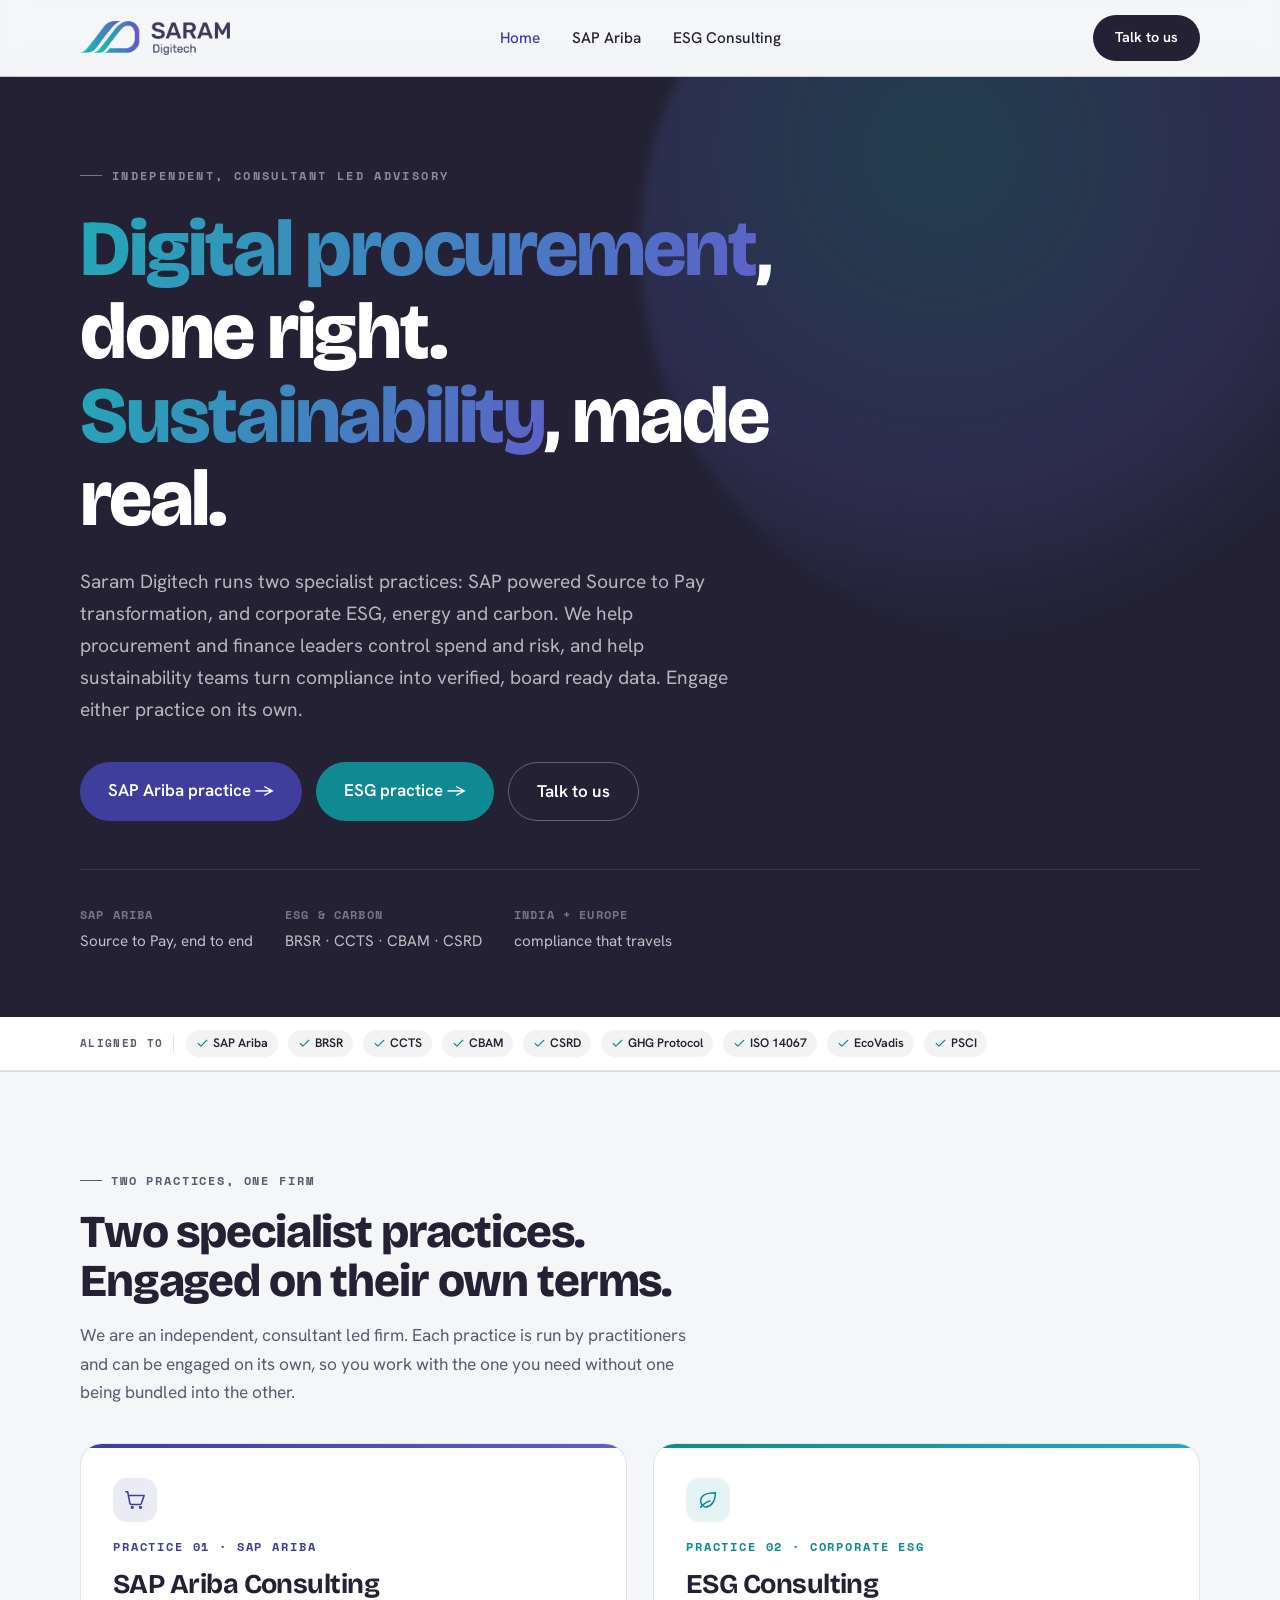
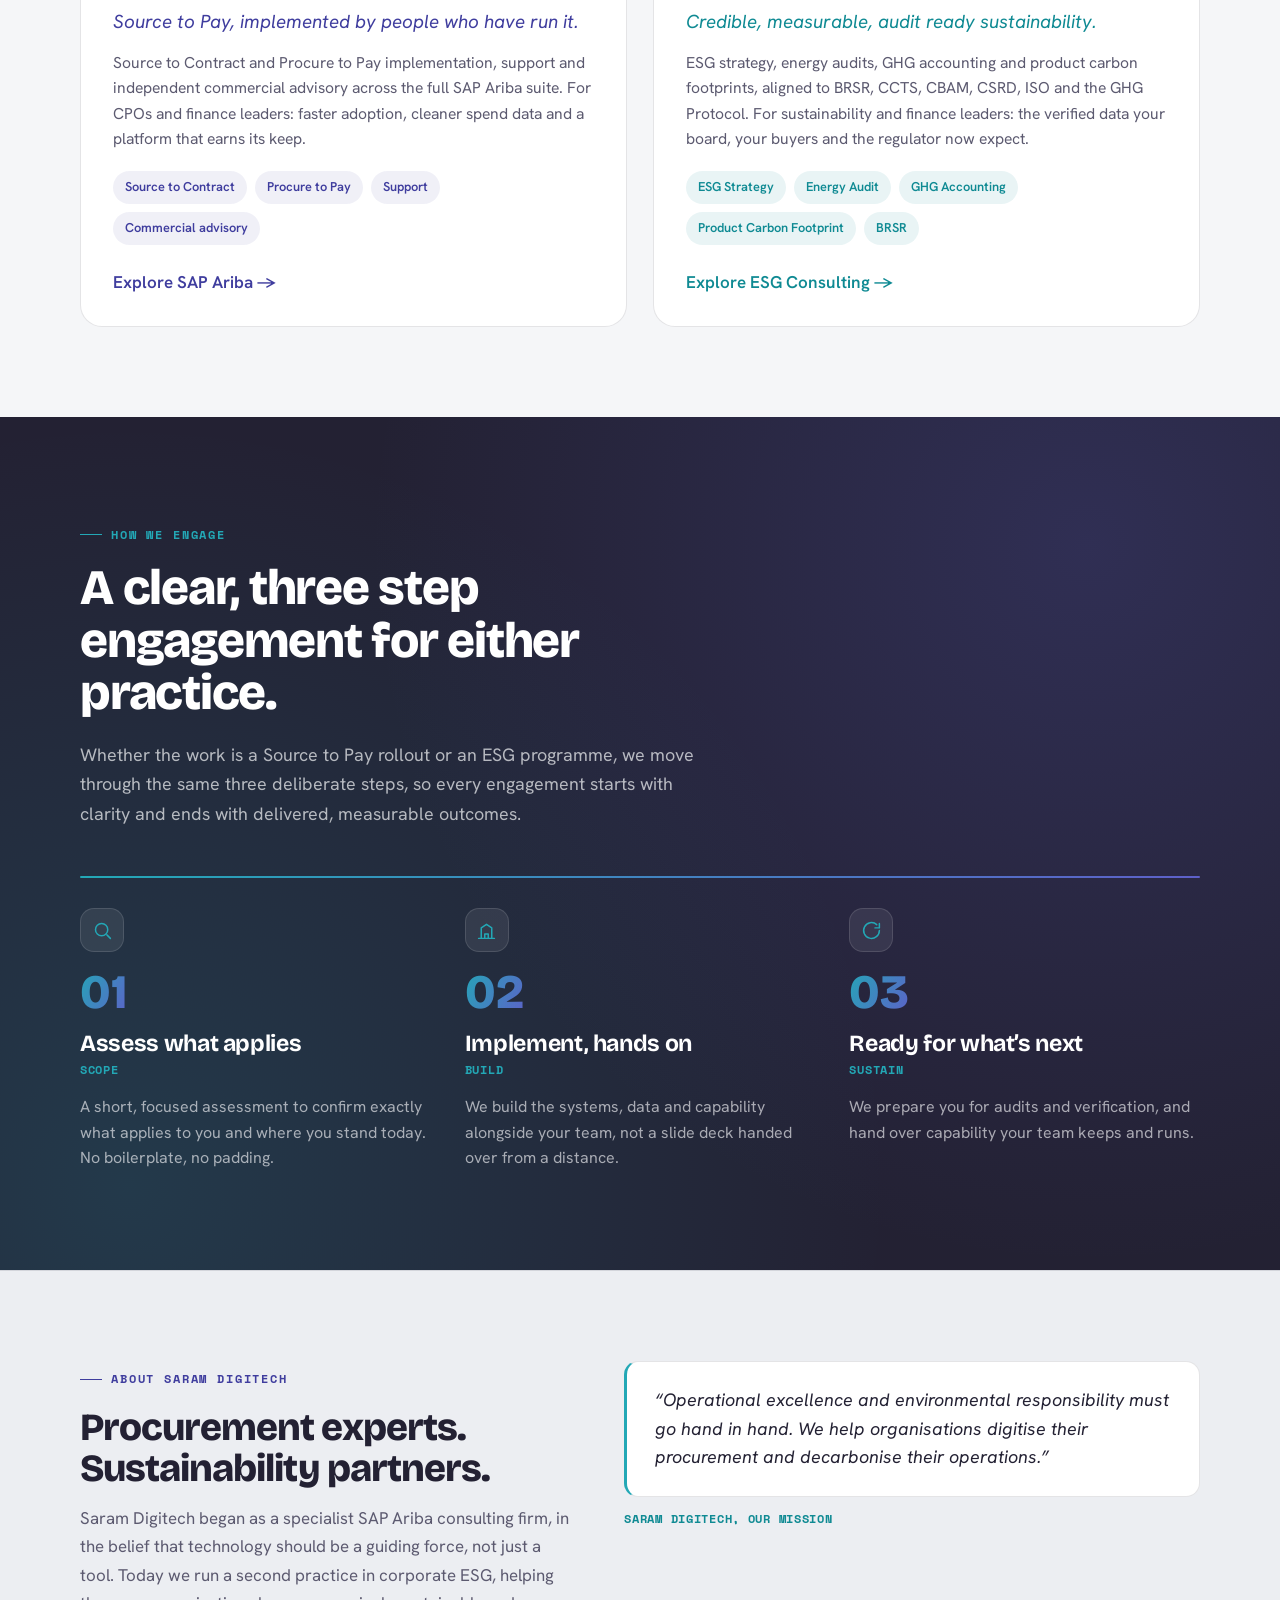
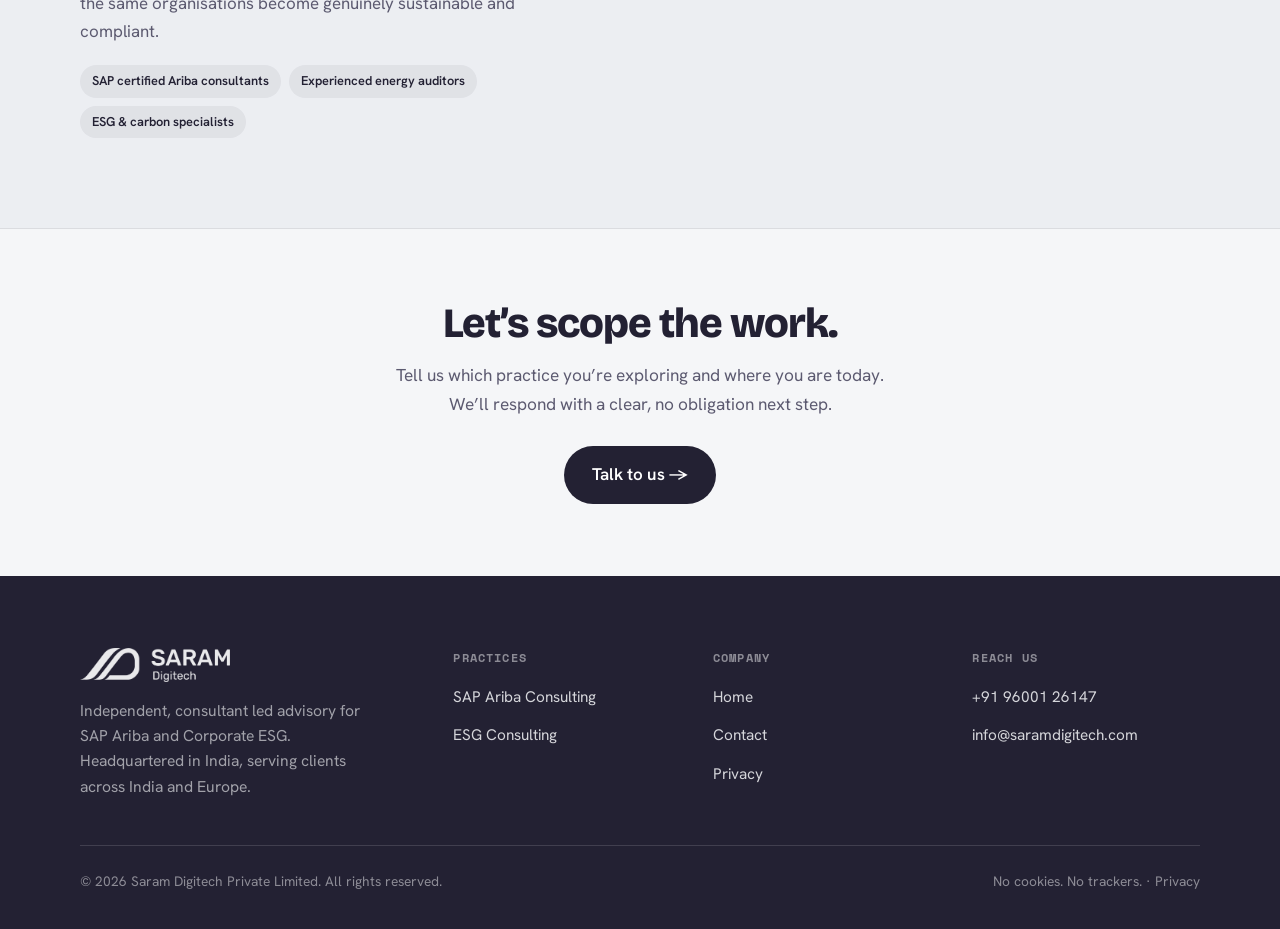
<file: index.html>
<!DOCTYPE html>
<html lang="en">
<head>
  <meta charset="UTF-8">
  <meta name="viewport" content="width=device-width,initial-scale=1">
  <title>Saram Digitech | SAP Ariba &amp; Corporate ESG Consulting</title>
  <meta name="description" content="Independent, consultant led advisory: SAP Ariba Source to Pay transformation and Corporate ESG, energy and carbon. India and Europe.">
  <link rel="canonical" href="https://saramdigitech.com/">
  <link rel="icon" href="data:image/svg+xml,%3Csvg xmlns=%22http://www.w3.org/2000/svg%22 viewBox=%220 0 32 32%22%3E%3Cpath d=%22M5 26 L15 7 L15 26 Z%22 fill=%22%2318a3ad%22/%3E%3Cpath d=%22M15 7 L25 26 L15 26 Z%22 fill=%22%235457c4%22/%3E%3C/svg%3E">
  <meta property="og:type" content="website">
  <meta property="og:url" content="https://saramdigitech.com/">
  <meta property="og:title" content="Saram Digitech | SAP Ariba &amp; Corporate ESG Consulting">
  <meta property="og:description" content="Independent, consultant led advisory: SAP Ariba Source to Pay transformation and Corporate ESG, energy and carbon. India and Europe.">
  <meta property="og:image" content="https://saramdigitech.com/assets/og-cover.png">
  <meta name="twitter:card" content="summary_large_image">
  <link rel="preconnect" href="https://fonts.googleapis.com">
  <link rel="preconnect" href="https://fonts.gstatic.com" crossorigin>
  <link href="https://fonts.googleapis.com/css2?family=Bricolage+Grotesque:opsz,wght@12..96,700;12..96,800&family=Hanken+Grotesk:wght@400;500;600;700&family=Space+Mono:wght@400;700&display=swap" rel="stylesheet">
  <link rel="stylesheet" href="assets/site.css">
</head>
<body>

<!-- NAV -->
<header class="site-nav">
  <div class="inner">
    <a href="index.html" class="nav-logo">
      <img src="assets/logo.png" alt="Saram Digitech">
    </a>
    <nav class="desk-nav">
      <a href="index.html" class="active">Home</a>
      <a href="sap-ariba/">SAP Ariba</a>
      <a href="esg/">ESG Consulting</a>
    </nav>
    <div class="nav-right">
      <a href="contact/" class="talk-btn">Talk to us</a>
      <button class="mob-btn" id="mob-tog" aria-label="Menu">
        <svg width="20" height="20" viewBox="0 0 22 22" aria-hidden="true"><path d="M3 6 H19 M3 11 H19 M3 16 H19" stroke="#232133" stroke-width="1.7" stroke-linecap="round"/></svg>
      </button>
    </div>
  </div>
</header>

<!-- MOBILE MENU -->
<div class="mob-nav" id="mob-menu">
  <a href="index.html" class="active">Home</a>
  <a href="sap-ariba/" class="ariba">SAP Ariba</a>
  <a href="esg/" class="esg">ESG Consulting</a>
  <a href="contact/">Contact</a>
</div>

<!-- HERO (dark) -->
<section style="background:var(--ink);color:#fff;position:relative;overflow:hidden">
  <div style="position:absolute;top:-24%;right:-12%;width:62vw;height:62vw;max-width:840px;max-height:840px;border-radius:50%;background:radial-gradient(circle at 38% 38%,rgba(35,168,182,0.22),rgba(94,96,201,0.18) 48%,transparent 72%);filter:blur(6px);animation:heroGlow 18s ease-in-out infinite;pointer-events:none"></div>
  <div class="wrap" style="padding-top:clamp(60px,9vh,108px);padding-bottom:clamp(52px,7vh,80px);position:relative">
    <div data-reveal style="display:inline-flex;align-items:center;gap:10px;font-family:'Space Mono',monospace;font-size:0.74rem;font-weight:700;letter-spacing:0.2em;text-transform:uppercase;color:rgba(245,246,248,0.5)">
      <span style="width:22px;height:1px;background:rgba(245,246,248,0.4)"></span>Independent, consultant led advisory
    </div>
    <h1 data-reveal style="margin:22px 0 0;font-family:'Bricolage Grotesque',sans-serif;font-weight:800;letter-spacing:-0.028em;line-height:1.05;font-size:clamp(2.5rem,6.2vw,5rem);max-width:16ch">
      <span class="grad-text">Digital procurement</span>, done right.<br><span class="grad-text">Sustainability</span>, made real.
    </h1>
    <p data-reveal style="margin:26px 0 0;font-size:clamp(1.05rem,1.6vw,1.2rem);color:rgba(245,246,248,0.7);max-width:60ch;line-height:1.66">Saram Digitech runs two specialist practices: SAP powered Source to Pay transformation, and corporate ESG, energy and carbon. We help procurement and finance leaders control spend and risk, and help sustainability teams turn compliance into verified, board ready data. Engage either practice on its own.</p>
    <div data-reveal style="display:flex;gap:14px;flex-wrap:wrap;margin-top:36px">
      <a href="sap-ariba/" class="btn-ariba">SAP Ariba practice &rarr;</a>
      <a href="esg/" class="btn-esg">ESG practice &rarr;</a>
      <a href="contact/" class="btn-ghost">Talk to us</a>
    </div>
    <div data-reveal style="display:flex;gap:32px;flex-wrap:wrap;margin-top:48px;padding-top:36px;border-top:1px solid rgba(255,255,255,0.1)">
      <div><div style="font-family:'Space Mono',monospace;font-size:0.72rem;font-weight:700;letter-spacing:0.1em;text-transform:uppercase;color:rgba(245,246,248,0.4)">SAP Ariba</div><div style="margin-top:4px;font-size:0.95rem;color:rgba(245,246,248,0.75)">Source to Pay, end to end</div></div>
      <div><div style="font-family:'Space Mono',monospace;font-size:0.72rem;font-weight:700;letter-spacing:0.1em;text-transform:uppercase;color:rgba(245,246,248,0.4)">ESG &amp; Carbon</div><div style="margin-top:4px;font-size:0.95rem;color:rgba(245,246,248,0.75)">BRSR &middot; CCTS &middot; CBAM &middot; CSRD</div></div>
      <div><div style="font-family:'Space Mono',monospace;font-size:0.72rem;font-weight:700;letter-spacing:0.1em;text-transform:uppercase;color:rgba(245,246,248,0.4)">India + Europe</div><div style="margin-top:4px;font-size:0.95rem;color:rgba(245,246,248,0.75)">compliance that travels</div></div>
    </div>
  </div>
</section>

<!-- FRAMEWORK BAR -->
<div class="frame-bar">
  <div class="wrap">
    <span class="frame-lbl">Aligned to</span>
    <span class="fchip"><svg viewBox="0 0 24 24" fill="none" stroke="currentColor" stroke-width="2" stroke-linecap="round" stroke-linejoin="round" aria-hidden="true"><path d="M20 6L9 17l-5-5"/></svg>SAP Ariba</span>
    <span class="fchip"><svg viewBox="0 0 24 24" fill="none" stroke="currentColor" stroke-width="2" stroke-linecap="round" stroke-linejoin="round" aria-hidden="true"><path d="M20 6L9 17l-5-5"/></svg>BRSR</span>
    <span class="fchip"><svg viewBox="0 0 24 24" fill="none" stroke="currentColor" stroke-width="2" stroke-linecap="round" stroke-linejoin="round" aria-hidden="true"><path d="M20 6L9 17l-5-5"/></svg>CCTS</span>
    <span class="fchip"><svg viewBox="0 0 24 24" fill="none" stroke="currentColor" stroke-width="2" stroke-linecap="round" stroke-linejoin="round" aria-hidden="true"><path d="M20 6L9 17l-5-5"/></svg>CBAM</span>
    <span class="fchip"><svg viewBox="0 0 24 24" fill="none" stroke="currentColor" stroke-width="2" stroke-linecap="round" stroke-linejoin="round" aria-hidden="true"><path d="M20 6L9 17l-5-5"/></svg>CSRD</span>
    <span class="fchip"><svg viewBox="0 0 24 24" fill="none" stroke="currentColor" stroke-width="2" stroke-linecap="round" stroke-linejoin="round" aria-hidden="true"><path d="M20 6L9 17l-5-5"/></svg>GHG Protocol</span>
    <span class="fchip"><svg viewBox="0 0 24 24" fill="none" stroke="currentColor" stroke-width="2" stroke-linecap="round" stroke-linejoin="round" aria-hidden="true"><path d="M20 6L9 17l-5-5"/></svg>ISO 14067</span>
    <span class="fchip"><svg viewBox="0 0 24 24" fill="none" stroke="currentColor" stroke-width="2" stroke-linecap="round" stroke-linejoin="round" aria-hidden="true"><path d="M20 6L9 17l-5-5"/></svg>EcoVadis</span>
    <span class="fchip"><svg viewBox="0 0 24 24" fill="none" stroke="currentColor" stroke-width="2" stroke-linecap="round" stroke-linejoin="round" aria-hidden="true"><path d="M20 6L9 17l-5-5"/></svg>PSCI</span>
  </div>
</div>

<!-- TWO PRACTICES -->
<section class="section" style="background:var(--paper);border-top:1px solid var(--line)">
  <div class="wrap">
    <div data-reveal style="max-width:62ch">
      <div class="eyebrow"><span class="line"></span>Two practices, one firm</div>
      <h2 style="margin:18px 0 0;font-size:clamp(2rem,3.6vw,2.85rem)">Two specialist practices. Engaged on their own terms.</h2>
      <p style="margin:16px 0 0;font-size:1.08rem;color:var(--ink2);line-height:1.66">We are an independent, consultant led firm. Each practice is run by practitioners and can be engaged on its own, so you work with the one you need without one being bundled into the other.</p>
    </div>
    <div data-reveal style="display:grid;grid-template-columns:1fr 1fr;gap:26px;margin-top:36px" class="grid2">
      <a href="sap-ariba/" class="pcard ariba" style="text-decoration:none;color:var(--ink)">
        <span class="top-strip"></span>
        <div class="picon"><svg viewBox="0 0 24 24" fill="none" stroke="currentColor" stroke-width="1.7" stroke-linecap="round" stroke-linejoin="round" aria-hidden="true"><circle cx="9" cy="20" r="1"/><circle cx="18" cy="20" r="1"/><path d="M2 3h2l2.4 12.5a2 2 0 0 0 2 1.5h8.7a2 2 0 0 0 2-1.6L22 7H6"/></svg></div>
        <span class="div-label">Practice 01 &middot; SAP Ariba</span>
        <h3>SAP Ariba Consulting</h3>
        <p class="tagline">Source to Pay, implemented by people who have run it.</p>
        <p>Source to Contract and Procure to Pay implementation, support and independent commercial advisory across the full SAP Ariba suite. For CPOs and finance leaders: faster adoption, cleaner spend data and a platform that earns its keep.</p>
        <div class="chips" style="margin-top:20px">
          <span class="chip ariba">Source to Contract</span>
          <span class="chip ariba">Procure to Pay</span>
          <span class="chip ariba">Support</span>
          <span class="chip ariba">Commercial advisory</span>
        </div>
        <span class="explore-link">Explore SAP Ariba &rarr;</span>
      </a>
      <a href="esg/" class="pcard esg" style="text-decoration:none;color:var(--ink)">
        <span class="top-strip"></span>
        <div class="picon"><svg viewBox="0 0 24 24" fill="none" stroke="currentColor" stroke-width="1.7" stroke-linecap="round" stroke-linejoin="round" aria-hidden="true"><path d="M11 20A7 7 0 0 1 4 13c0-5 4-9 16-9 0 10-5 15-9 15z"/><path d="M4 20c3-4 6-6 10-7"/></svg></div>
        <span class="div-label">Practice 02 &middot; Corporate ESG</span>
        <h3>ESG Consulting</h3>
        <p class="tagline">Credible, measurable, audit ready sustainability.</p>
        <p>ESG strategy, energy audits, GHG accounting and product carbon footprints, aligned to BRSR, CCTS, CBAM, CSRD, ISO and the GHG Protocol. For sustainability and finance leaders: the verified data your board, your buyers and the regulator now expect.</p>
        <div class="chips" style="margin-top:20px">
          <span class="chip esg">ESG Strategy</span>
          <span class="chip esg">Energy Audit</span>
          <span class="chip esg">GHG Accounting</span>
          <span class="chip esg">Product Carbon Footprint</span>
          <span class="chip esg">BRSR</span>
        </div>
        <span class="explore-link">Explore ESG Consulting &rarr;</span>
      </a>
    </div>
  </div>
</section>

<!-- HOW WE ENGAGE (dark) -->
<section class="bridge">
  <div class="bridge-bg"></div>
  <div class="wrap" style="position:relative">
    <div data-reveal style="max-width:62ch">
      <div class="eyebrow esg2"><span class="line"></span>How we engage</div>
      <h2 style="margin:18px 0 0;font-size:clamp(2.1rem,4vw,3.1rem);color:#fff">A clear, three step engagement for either practice.</h2>
      <p style="margin:20px 0 0;font-size:1.12rem;color:rgba(245,246,248,0.7);line-height:1.64">Whether the work is a Source to Pay rollout or an ESG programme, we move through the same three deliberate steps, so every engagement starts with clarity and ends with delivered, measurable outcomes.</p>
    </div>
    <div data-reveal style="margin-top:48px">
      <div style="height:2px;background:linear-gradient(90deg,var(--esg2),var(--ariba2));border-radius:2px;margin-bottom:30px"></div>
      <div class="step-row">
        <div class="step">
          <div class="sico"><svg viewBox="0 0 24 24" fill="none" stroke="currentColor" stroke-width="1.7" stroke-linecap="round" stroke-linejoin="round" aria-hidden="true"><circle cx="11" cy="11" r="7"/><path d="M21 21l-4-4"/></svg></div>
          <span class="step-num">01</span>
          <h3 style="color:#fff;">Assess what applies</h3>
          <p class="sub">Scope</p>
          <p style="color:rgba(245,246,248,0.64)">A short, focused assessment to confirm exactly what applies to you and where you stand today. No boilerplate, no padding.</p>
        </div>
        <div class="step">
          <div class="sico"><svg viewBox="0 0 24 24" fill="none" stroke="currentColor" stroke-width="1.7" stroke-linecap="round" stroke-linejoin="round" aria-hidden="true"><path d="M3 21h18"/><path d="M6 21V9l6-4 6 4v12"/><path d="M10 21v-5h4v5"/></svg></div>
          <span class="step-num">02</span>
          <h3 style="color:#fff;">Implement, hands on</h3>
          <p class="sub">Build</p>
          <p style="color:rgba(245,246,248,0.64)">We build the systems, data and capability alongside your team, not a slide deck handed over from a distance.</p>
        </div>
        <div class="step">
          <div class="sico"><svg viewBox="0 0 24 24" fill="none" stroke="currentColor" stroke-width="1.7" stroke-linecap="round" stroke-linejoin="round" aria-hidden="true"><path d="M21 12a9 9 0 1 1-3-6.7"/><path d="M21 4v5h-5"/></svg></div>
          <span class="step-num">03</span>
          <h3 style="color:#fff;">Ready for what&rsquo;s next</h3>
          <p class="sub">Sustain</p>
          <p style="color:rgba(245,246,248,0.64)">We prepare you for audits and verification, and hand over capability your team keeps and runs.</p>
        </div>
      </div>
    </div>
  </div>
</section>

<!-- ABOUT (tint) -->
<section id="about" class="section" style="background:var(--paper2);border-top:1px solid var(--line);scroll-margin-top:76px">
  <div class="wrap">
    <div class="divhead">
      <div data-reveal>
        <div class="eyebrow ariba"><span class="line"></span>About Saram Digitech</div>
        <h2 style="margin:18px 0 0;font-size:clamp(1.7rem,3vw,2.4rem)">Procurement experts. Sustainability partners.</h2>
        <p style="margin:16px 0 0;color:var(--ink2);font-size:1.06rem;line-height:1.66">Saram Digitech began as a specialist SAP Ariba consulting firm, in the belief that technology should be a guiding force, not just a tool. Today we run a second practice in corporate ESG, helping the same organisations become genuinely sustainable and compliant.</p>
        <div class="chips" style="margin-top:20px">
          <span class="chip">SAP certified Ariba consultants</span>
          <span class="chip">Experienced energy auditors</span>
          <span class="chip">ESG &amp; carbon specialists</span>
        </div>
      </div>
      <div data-reveal>
        <blockquote class="quote">&ldquo;Operational excellence and environmental responsibility must go hand in hand. We help organisations digitise their procurement and decarbonise their operations.&rdquo;</blockquote>
        <p class="qby">Saram Digitech, our mission</p>
      </div>
    </div>
  </div>
</section>

<!-- CTA -->
<section class="section-md" style="background:var(--paper);border-top:1px solid var(--line)">
  <div class="wrap" style="text-align:center">
    <h2 style="font-size:clamp(1.8rem,3.4vw,2.6rem);max-width:20ch;margin:0 auto">Let&rsquo;s scope the work.</h2>
    <p style="margin:16px auto 0;color:var(--ink2);max-width:52ch;font-size:1.08rem;line-height:1.64">Tell us which practice you&rsquo;re exploring and where you are today. We&rsquo;ll respond with a clear, no obligation next step.</p>
    <div style="margin-top:28px">
      <a href="contact/" class="btn-dark">Talk to us &rarr;</a>
    </div>
  </div>
</section>

<!-- FOOTER -->
<footer class="site-footer">
  <div class="wrap">
    <div class="foot-grid" style="grid-template-columns:1.5fr 1fr 1fr 1fr">
      <div>
        <div class="logo"><img src="assets/logo.png" alt="Saram Digitech"></div>
        <p>Independent, consultant led advisory for SAP Ariba and Corporate ESG. Headquartered in India, serving clients across India and Europe.</p>
      </div>
      <div class="ft-col">
        <h5>Practices</h5>
        <ul>
          <li><a href="sap-ariba/">SAP Ariba Consulting</a></li>
          <li><a href="esg/">ESG Consulting</a></li>
        </ul>
      </div>
      <div class="ft-col">
        <h5>Company</h5>
        <ul>
          <li><a href="./">Home</a></li>
          <li><a href="contact/">Contact</a></li>
          <li><a href="privacy/">Privacy</a></li>
        </ul>
      </div>
      <div class="ft-col">
        <h5>Reach us</h5>
        <ul>
          <li><a href="tel:+919600126147">+91 96001 26147</a></li>
          <li><a href="mailto:info@saramdigitech.com">info@saramdigitech.com</a></li>
        </ul>
      </div>
    </div>
    <div class="ft-copy">
      <span>&copy; 2026 Saram Digitech Private Limited. All rights reserved.</span>
      <span>No cookies. No trackers. &middot; <a href="privacy/" style="color:rgba(245,246,248,0.5);text-decoration:none">Privacy</a></span>
    </div>
  </div>
</footer>

<script>
  const tog = document.getElementById('mob-tog');
  const menu = document.getElementById('mob-menu');
  tog.addEventListener('click', () => {
    const open = menu.style.display === 'flex';
    menu.style.display = open ? 'none' : 'flex';
  });
  (function () {
    const root = document.body;
    root.classList.add('reveal-on');
    const reveal = () => {
      document.querySelectorAll('[data-reveal]:not(.in)').forEach(el => {
        const r = el.getBoundingClientRect();
        if (r.top < (window.innerHeight || 800) * 0.9 && r.bottom > 0) el.classList.add('in');
      });
    };
    reveal();
    window.addEventListener('scroll', reveal, { passive: true });
    window.addEventListener('resize', reveal, { passive: true });
    Array.from(document.querySelectorAll('[data-reveal]')).forEach((el, i) =>
      setTimeout(() => el.classList.add('in'), 140 + i * 55));
    setTimeout(() => root.classList.remove('reveal-on'), 2200);
  })();
</script>
</body>
</html>
</file>
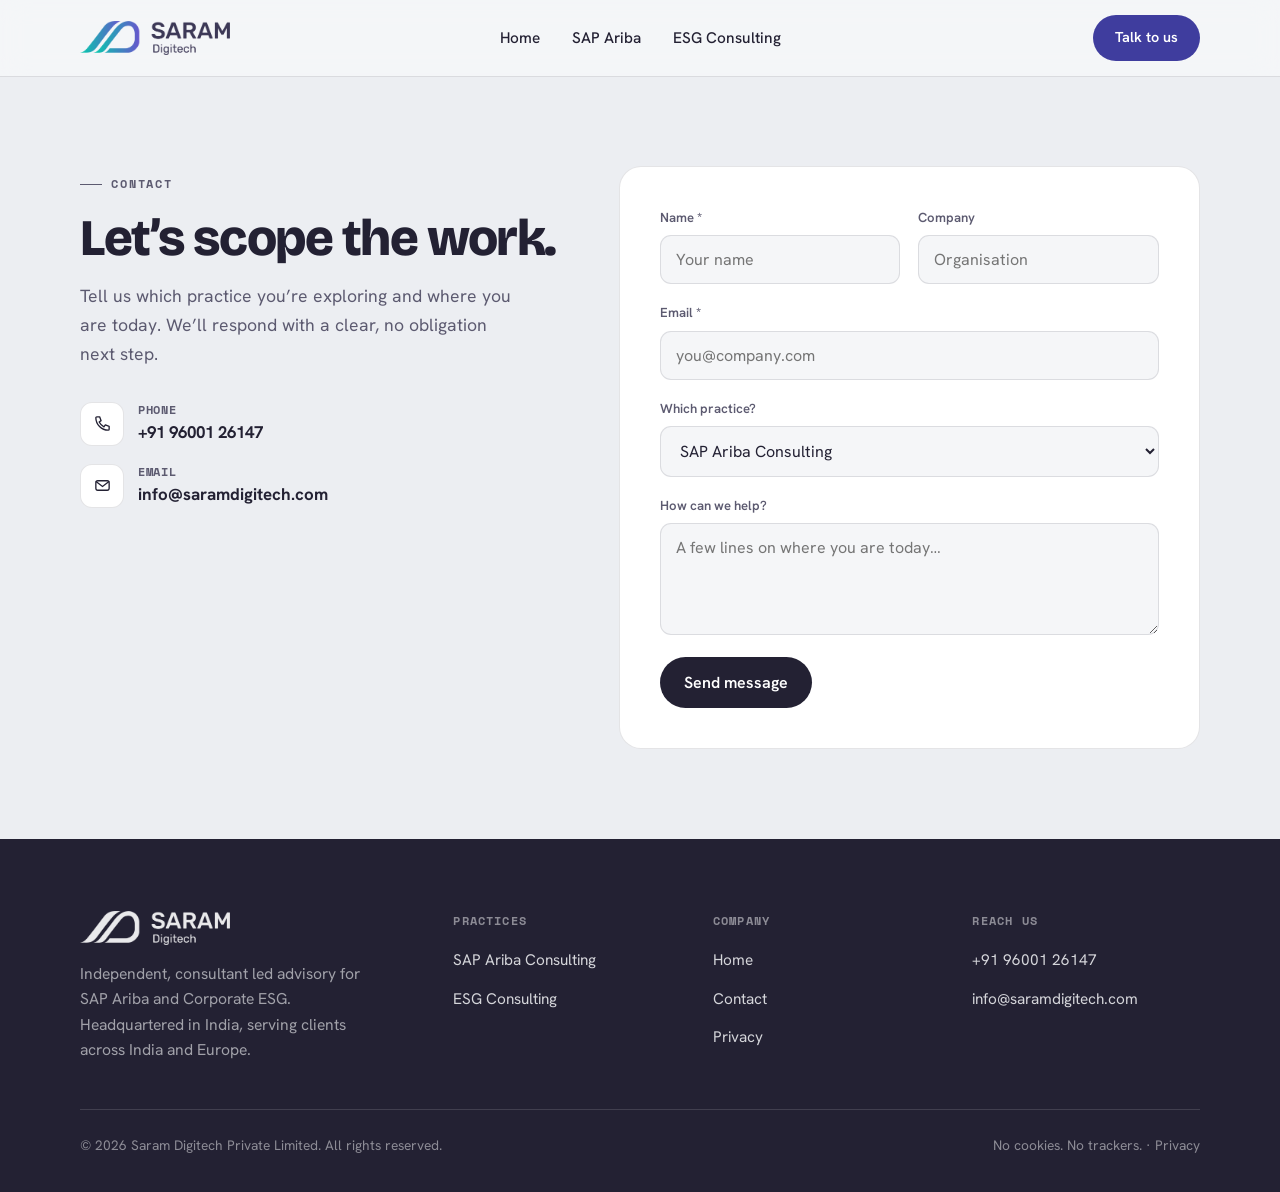
<file: contact/index.html>
<!DOCTYPE html>
<html lang="en">
<head>
  <meta charset="UTF-8">
  <meta name="viewport" content="width=device-width,initial-scale=1">
  <title>Contact | Saram Digitech</title>
  <meta name="description" content="Contact Saram Digitech about SAP Ariba or ESG consulting. Phone +91 96001 26147, info@saramdigitech.com.">
  <link rel="canonical" href="https://saramdigitech.com/contact/">
  <link rel="icon" href="data:image/svg+xml,%3Csvg xmlns=%22http://www.w3.org/2000/svg%22 viewBox=%220 0 32 32%22%3E%3Cpath d=%22M5 26 L15 7 L15 26 Z%22 fill=%22%2318a3ad%22/%3E%3Cpath d=%22M15 7 L25 26 L15 26 Z%22 fill=%22%235457c4%22/%3E%3C/svg%3E">
  <meta property="og:type" content="website">
  <meta property="og:url" content="https://saramdigitech.com/contact/">
  <meta property="og:title" content="Contact | Saram Digitech">
  <meta property="og:description" content="Contact Saram Digitech about SAP Ariba or ESG consulting. Phone +91 96001 26147, info@saramdigitech.com.">
  <meta property="og:image" content="https://saramdigitech.com/assets/og-cover.png">
  <meta name="twitter:card" content="summary_large_image">
  <link rel="preconnect" href="https://fonts.googleapis.com">
  <link rel="preconnect" href="https://fonts.gstatic.com" crossorigin>
  <link href="https://fonts.googleapis.com/css2?family=Bricolage+Grotesque:opsz,wght@12..96,700;12..96,800&family=Hanken+Grotesk:wght@400;500;600;700&family=Space+Mono:wght@400;700&display=swap" rel="stylesheet">
  <link rel="stylesheet" href="../assets/site.css">
</head>
<body>

<!-- NAV -->
<header class="site-nav">
  <div class="inner">
    <a href="../" class="nav-logo">
      <img src="../assets/logo.png" alt="Saram Digitech">
    </a>
    <nav class="desk-nav">
      <a href="../">Home</a>
      <a href="../sap-ariba/">SAP Ariba</a>
      <a href="../esg/">ESG Consulting</a>
    </nav>
    <div class="nav-right">
      <a href="../contact/" class="talk-btn active">Talk to us</a>
      <button class="mob-btn" id="mob-tog" aria-label="Menu">
        <svg width="20" height="20" viewBox="0 0 22 22" aria-hidden="true"><path d="M3 6 H19 M3 11 H19 M3 16 H19" stroke="#232133" stroke-width="1.7" stroke-linecap="round"/></svg>
      </button>
    </div>
  </div>
</header>

<!-- MOBILE MENU -->
<div class="mob-nav" id="mob-menu">
  <a href="../">Home</a>
  <a href="../sap-ariba/" class="ariba">SAP Ariba</a>
  <a href="../esg/" class="esg">ESG Consulting</a>
  <a href="../contact/" class="active">Contact</a>
</div>

<!-- CONTACT -->
<section class="section" style="background:var(--paper2)">
  <div class="wrap">
    <div class="contact-grid" style="display:grid;grid-template-columns:1fr 1.2fr;gap:54px;align-items:start">

      <!-- Left: info -->
      <div data-reveal>
        <div class="eyebrow"><span class="line"></span>Contact</div>
        <h1 style="margin:18px 0 0;font-family:'Bricolage Grotesque',sans-serif;font-weight:800;letter-spacing:-0.028em;line-height:1.02;font-size:clamp(2.2rem,4vw,3.2rem)">Let&rsquo;s scope the work.</h1>
        <p style="margin:18px 0 0;color:var(--ink2);font-size:1.1rem;max-width:44ch;line-height:1.64">Tell us which practice you&rsquo;re exploring and where you are today. We&rsquo;ll respond with a clear, no obligation next step.</p>

        <div style="margin-top:32px;display:flex;flex-direction:column;gap:16px">
          <a href="tel:+919600126147" class="cinfo-item">
            <span class="cinfo-icon">
              <svg width="19" height="19" viewBox="0 0 20 20" aria-hidden="true"><path d="M4 3 H7 L8.5 7 L6.5 8.5 C7.5 10.5 9.5 12.5 11.5 13.5 L13 11.5 L17 13 V16 C17 16.6 16.6 17 16 17 C9 17 3 11 3 4 C3 3.4 3.4 3 4 3 Z" fill="none" stroke="#232133" stroke-width="1.4" stroke-linejoin="round"/></svg>
            </span>
            <span>
              <span class="cinfo-label">Phone</span>
              <span class="cinfo-val">+91 96001 26147</span>
            </span>
          </a>
          <a href="mailto:info@saramdigitech.com" class="cinfo-item">
            <span class="cinfo-icon">
              <svg width="19" height="19" viewBox="0 0 20 20" aria-hidden="true"><rect x="3" y="5" width="14" height="10" rx="2" fill="none" stroke="#232133" stroke-width="1.4"/><path d="M3.5 6 L10 11 L16.5 6" fill="none" stroke="#232133" stroke-width="1.4" stroke-linecap="round"/></svg>
            </span>
            <span>
              <span class="cinfo-label">Email</span>
              <span class="cinfo-val">info@saramdigitech.com</span>
            </span>
          </a>
        </div>
      </div>

      <!-- Right: form -->
      <div data-reveal class="cf-wrap">
        <div id="cfsuccess" class="cf-success">
          <span style="display:flex;align-items:center;justify-content:center;width:52px;height:52px;border-radius:50%;background:rgba(15,138,147,0.12)">
            <svg width="26" height="26" viewBox="0 0 26 26" aria-hidden="true"><path d="M6 13.5 L11 18 L20 8" fill="none" stroke="#0F8A93" stroke-width="2.2" stroke-linecap="round" stroke-linejoin="round"/></svg>
          </span>
          <h3>Thank you &mdash; message received.</h3>
          <p>A consultant will be in touch shortly. For anything urgent, call +91 96001 26147.</p>
        </div>

        <form id="cf" action="https://saramdigitech.com/contact.php" method="post" style="display:flex;flex-direction:column;gap:18px" novalidate>
          <div class="form-row">
            <label>
              <span>Name *</span>
              <input type="text" name="name" placeholder="Your name" required>
            </label>
            <label>
              <span>Company</span>
              <input type="text" name="company" placeholder="Organisation">
            </label>
          </div>
          <label>
            <span>Email *</span>
            <input type="email" name="email" placeholder="you@company.com" required>
          </label>
          <label>
            <span>Which practice?</span>
            <select name="practice">
              <option>SAP Ariba Consulting</option>
              <option>ESG Consulting</option>
              <option>ESG Training Academy</option>
              <option>General enquiry</option>
            </select>
          </label>
          <label>
            <span>How can we help?</span>
            <textarea rows="4" name="message" placeholder="A few lines on where you are today&hellip;"></textarea>
          </label>
          <p class="cf-err" id="cferr"></p>
          <button type="submit" style="margin-top:4px;background:var(--ink);color:#fff;font-family:inherit;font-weight:600;font-size:1rem;padding:15px 24px;border:none;border-radius:100px;cursor:pointer;transition:transform .25s,box-shadow .25s;align-self:flex-start">Send message</button>
        </form>
      </div>

    </div>
  </div>
</section>

<!-- FOOTER -->
<footer class="site-footer">
  <div class="wrap">
    <div class="foot-grid" style="grid-template-columns:1.5fr 1fr 1fr 1fr">
      <div>
        <div class="logo"><img src="../assets/logo.png" alt="Saram Digitech"></div>
        <p>Independent, consultant led advisory for SAP Ariba and Corporate ESG. Headquartered in India, serving clients across India and Europe.</p>
      </div>
      <div class="ft-col">
        <h5>Practices</h5>
        <ul>
          <li><a href="../sap-ariba/">SAP Ariba Consulting</a></li>
          <li><a href="../esg/">ESG Consulting</a></li>
        </ul>
      </div>
      <div class="ft-col">
        <h5>Company</h5>
        <ul>
          <li><a href="../">Home</a></li>
          <li><a href="../contact/">Contact</a></li>
          <li><a href="../privacy/">Privacy</a></li>
        </ul>
      </div>
      <div class="ft-col">
        <h5>Reach us</h5>
        <ul>
          <li><a href="tel:+919600126147">+91 96001 26147</a></li>
          <li><a href="mailto:info@saramdigitech.com">info@saramdigitech.com</a></li>
        </ul>
      </div>
    </div>
    <div class="ft-copy">
      <span>&copy; 2026 Saram Digitech Private Limited. All rights reserved.</span>
      <span>No cookies. No trackers. &middot; <a href="../privacy/" style="color:rgba(245,246,248,0.5);text-decoration:none">Privacy</a></span>
    </div>
  </div>
</footer>

<script>
  const tog = document.getElementById('mob-tog');
  const menu = document.getElementById('mob-menu');
  tog.addEventListener('click', () => {
    const open = menu.style.display === 'flex';
    menu.style.display = open ? 'none' : 'flex';
  });

  document.getElementById('cf').addEventListener('submit', async function (e) {
    e.preventDefault();
    const btn = this.querySelector('button[type=submit]');
    const err = document.getElementById('cferr');
    err.style.display = 'none';
    btn.disabled = true;
    btn.textContent = 'Sending…';
    try {
      const r = await fetch('https://saramdigitech.com/contact.php', {
        method: 'POST', body: new FormData(this)
      });
      if (r.ok) {
        document.getElementById('cfsuccess').style.display = 'flex';
        this.style.display = 'none';
      } else {
        throw new Error();
      }
    } catch (_) {
      err.textContent = 'Something went wrong — please try again or email us directly.';
      err.style.display = 'block';
      btn.disabled = false;
      btn.textContent = 'Send message';
    }
  });

  (function () {
    const root = document.body;
    root.classList.add('reveal-on');
    const reveal = () => {
      document.querySelectorAll('[data-reveal]:not(.in)').forEach(el => {
        const r = el.getBoundingClientRect();
        if (r.top < (window.innerHeight || 800) * 0.9 && r.bottom > 0) el.classList.add('in');
      });
    };
    reveal();
    window.addEventListener('scroll', reveal, { passive: true });
    window.addEventListener('resize', reveal, { passive: true });
    Array.from(document.querySelectorAll('[data-reveal]')).forEach((el, i) =>
      setTimeout(() => el.classList.add('in'), 140 + i * 55));
    setTimeout(() => root.classList.remove('reveal-on'), 2200);
  })();
</script>
</body>
</html>
</file>
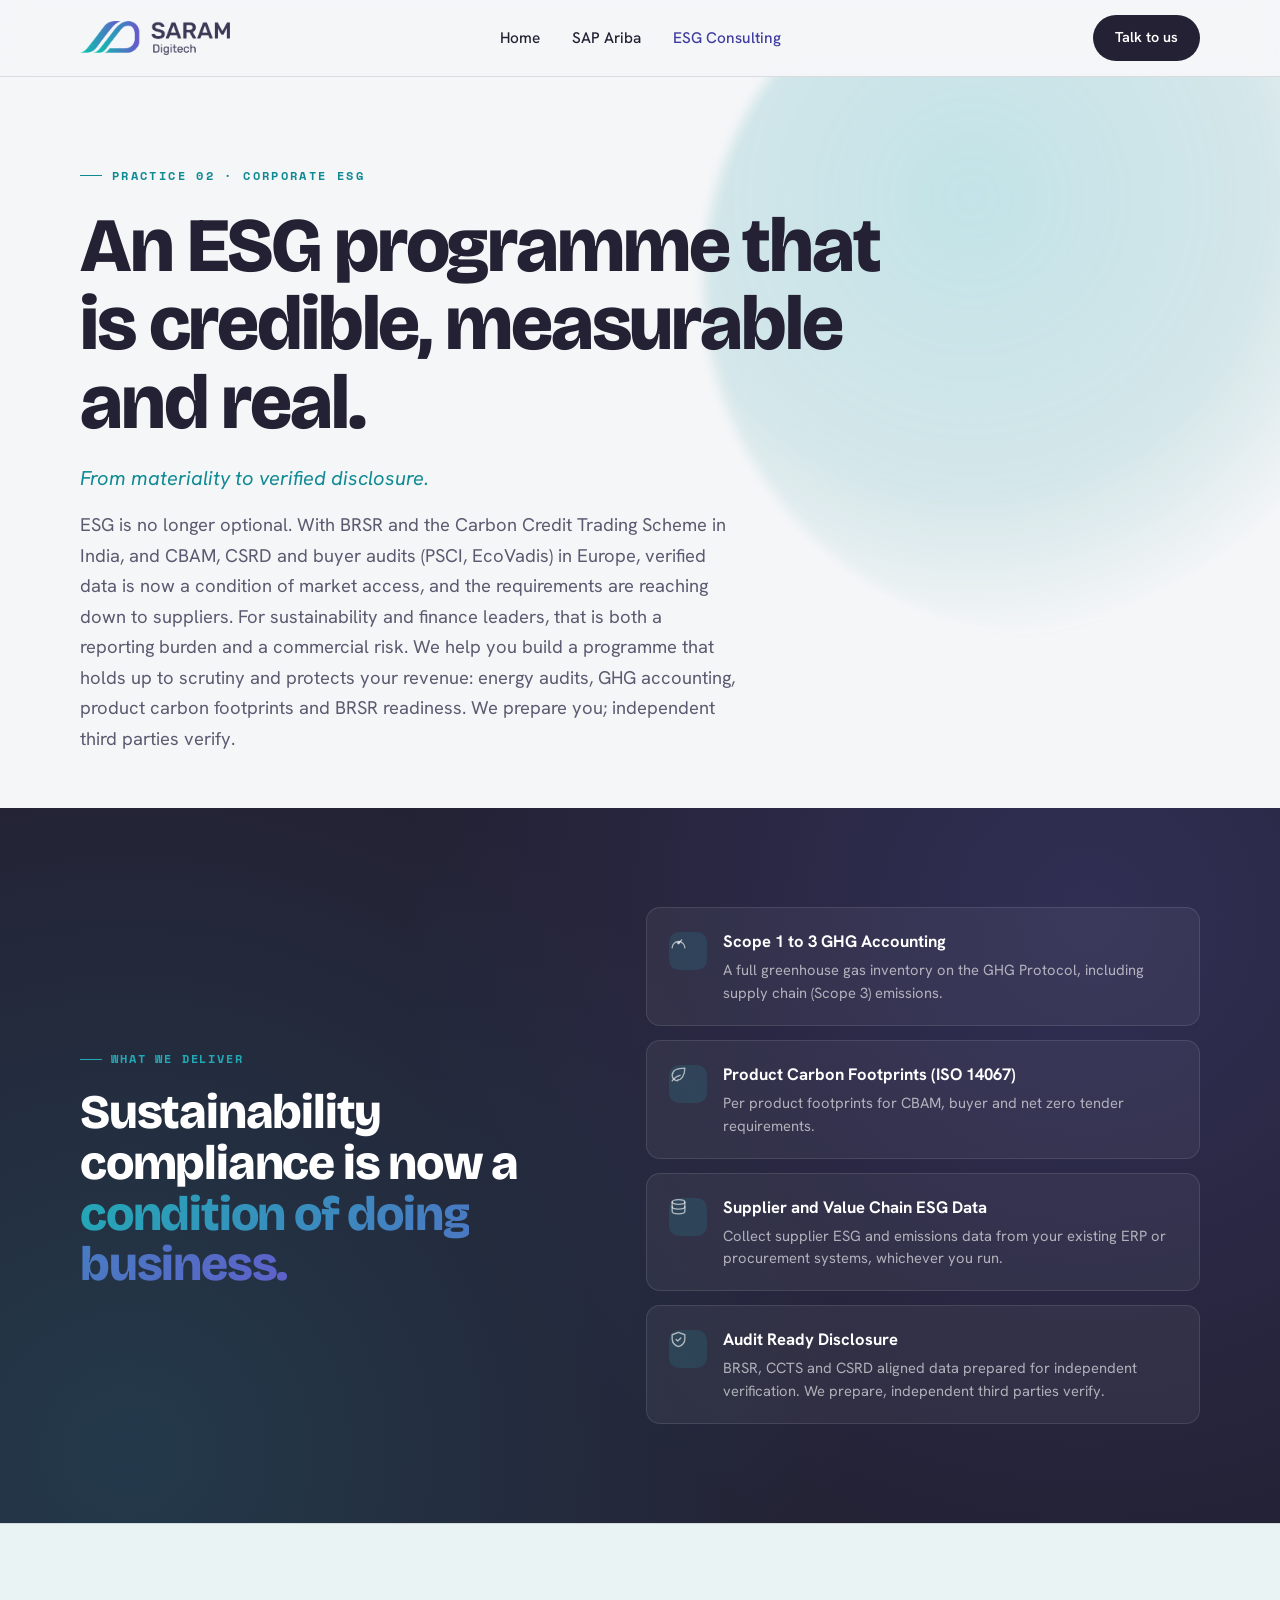
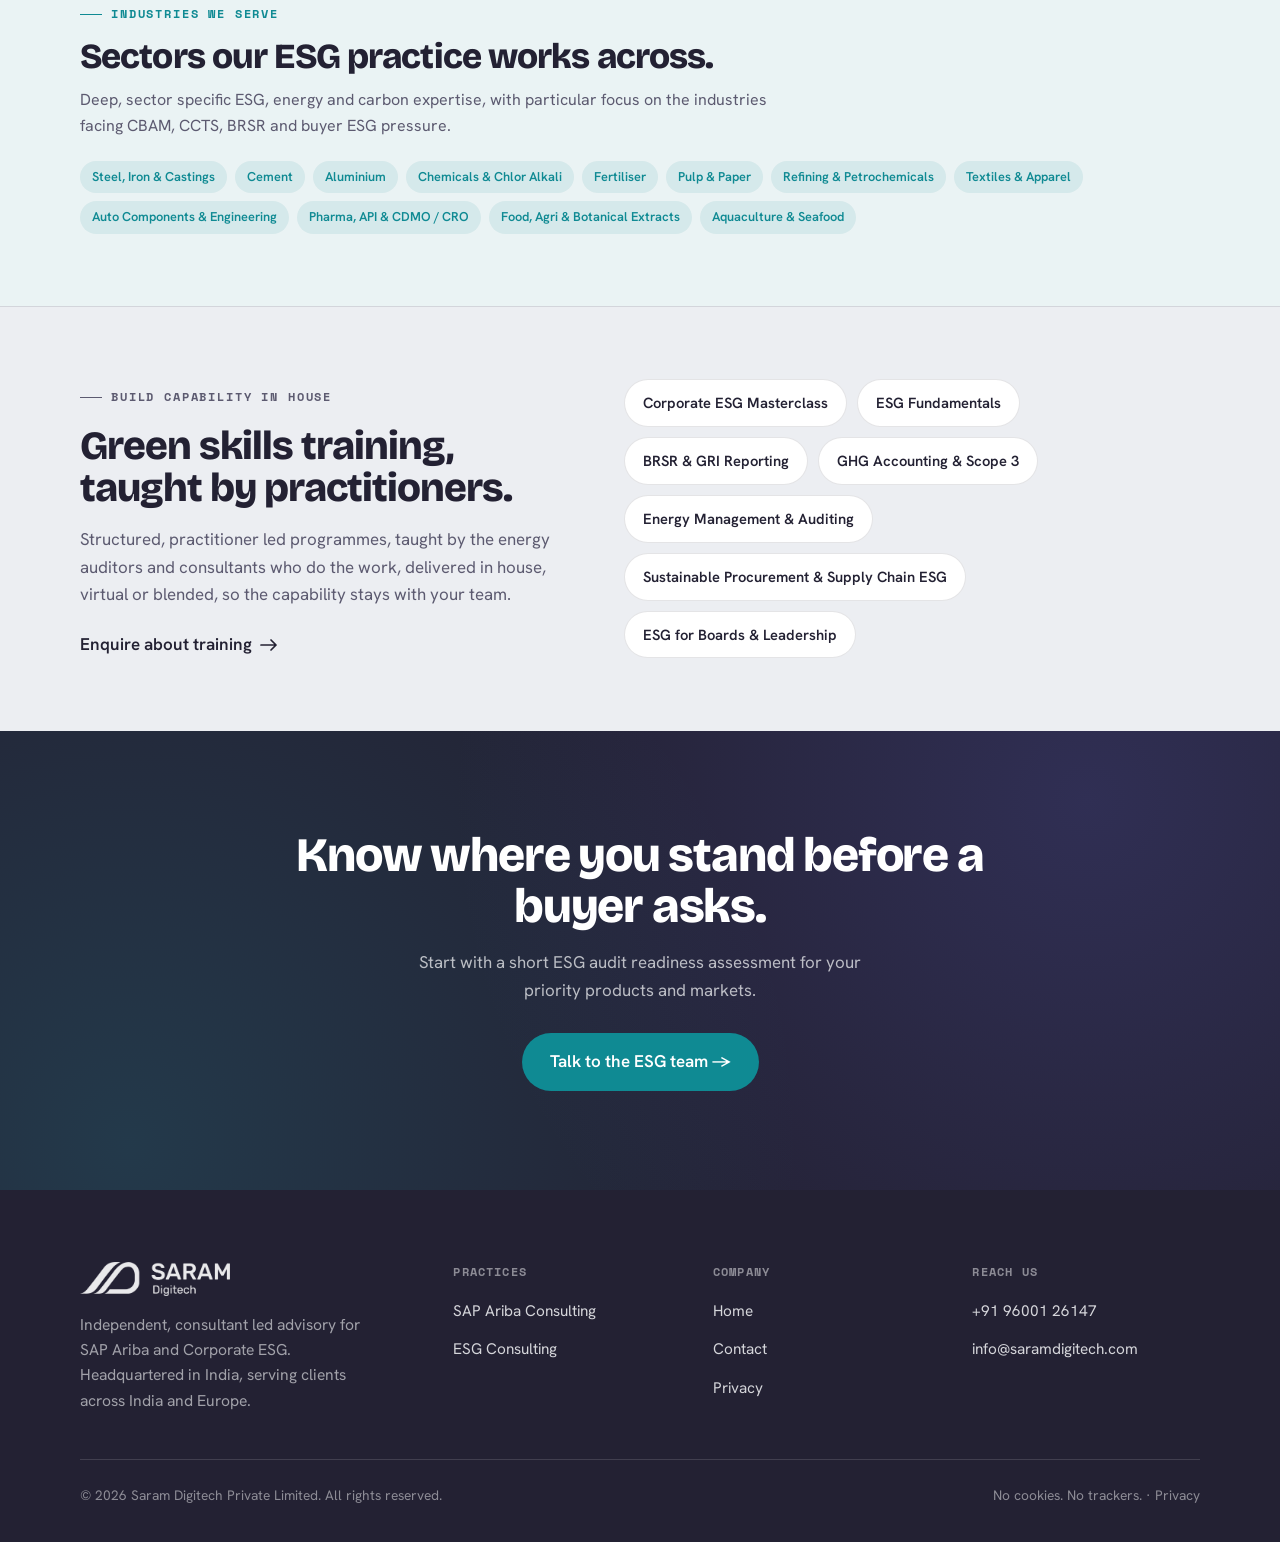
<file: esg/index.html>
<!DOCTYPE html>
<html lang="en">
<head>
  <meta charset="UTF-8">
  <meta name="viewport" content="width=device-width,initial-scale=1">
  <title>ESG Consulting | Saram Digitech</title>
  <meta name="description" content="Credible, measurable ESG: strategy, energy audits, GHG accounting, product carbon footprints and BRSR readiness. India and Europe.">
  <link rel="canonical" href="https://saramdigitech.com/esg/">
  <link rel="icon" href="data:image/svg+xml,%3Csvg xmlns=%22http://www.w3.org/2000/svg%22 viewBox=%220 0 32 32%22%3E%3Cpath d=%22M5 26 L15 7 L15 26 Z%22 fill=%22%2318a3ad%22/%3E%3Cpath d=%22M15 7 L25 26 L15 26 Z%22 fill=%22%235457c4%22/%3E%3C/svg%3E">
  <meta property="og:type" content="website">
  <meta property="og:url" content="https://saramdigitech.com/esg/">
  <meta property="og:title" content="ESG Consulting | Saram Digitech">
  <meta property="og:description" content="Credible, measurable ESG: strategy, energy audits, GHG accounting, product carbon footprints and BRSR readiness. India and Europe.">
  <meta property="og:image" content="https://saramdigitech.com/assets/og-cover.png">
  <meta name="twitter:card" content="summary_large_image">
  <link rel="preconnect" href="https://fonts.googleapis.com">
  <link rel="preconnect" href="https://fonts.gstatic.com" crossorigin>
  <link href="https://fonts.googleapis.com/css2?family=Bricolage+Grotesque:opsz,wght@12..96,700;12..96,800&family=Hanken+Grotesk:wght@400;500;600;700&family=Space+Mono:wght@400;700&display=swap" rel="stylesheet">
  <link rel="stylesheet" href="../assets/site.css">
</head>
<body>

<!-- NAV -->
<header class="site-nav">
  <div class="inner">
    <a href="../" class="nav-logo">
      <img src="../assets/logo.png" alt="Saram Digitech">
    </a>
    <nav class="desk-nav">
      <a href="../">Home</a>
      <a href="../sap-ariba/">SAP Ariba</a>
      <a href="../esg/" class="active">ESG Consulting</a>
    </nav>
    <div class="nav-right">
      <a href="../contact/" class="talk-btn">Talk to us</a>
      <button class="mob-btn" id="mob-tog" aria-label="Menu">
        <svg width="20" height="20" viewBox="0 0 22 22" aria-hidden="true"><path d="M3 6 H19 M3 11 H19 M3 16 H19" stroke="#232133" stroke-width="1.7" stroke-linecap="round"/></svg>
      </button>
    </div>
  </div>
</header>

<!-- MOBILE MENU -->
<div class="mob-nav" id="mob-menu">
  <a href="../">Home</a>
  <a href="../sap-ariba/" class="ariba">SAP Ariba</a>
  <a href="../esg/" class="esg active">ESG Consulting</a>
  <a href="../contact/">Contact</a>
</div>

<!-- HERO -->
<section style="position:relative;overflow:hidden">
  <div style="position:absolute;top:-20%;right:-10%;width:55vw;height:55vw;max-width:760px;max-height:760px;border-radius:50%;background:radial-gradient(circle at 38% 38%,rgba(35,168,182,0.24),rgba(15,138,147,0.14) 48%,rgba(245,246,248,0) 72%);filter:blur(6px);animation:heroGlow 18s ease-in-out infinite;pointer-events:none"></div>
  <div class="wrap" style="padding-top:clamp(60px,9vh,108px);padding-bottom:clamp(44px,6vh,64px);position:relative">
    <div data-reveal style="display:inline-flex;align-items:center;gap:10px;font-family:'Space Mono',monospace;font-size:0.74rem;font-weight:700;letter-spacing:0.2em;text-transform:uppercase;color:var(--esg)">
      <span style="width:22px;height:1px;background:var(--esg)"></span>Practice 02 &middot; Corporate ESG
    </div>
    <h1 data-reveal style="margin:22px 0 0;font-family:'Bricolage Grotesque',sans-serif;font-weight:800;letter-spacing:-0.028em;line-height:1.02;font-size:clamp(2.5rem,6.2vw,4.8rem);max-width:18ch">
      An ESG programme that is credible, measurable and real.
    </h1>
    <p data-reveal style="margin:22px 0 0;font-style:italic;font-size:1.25rem;color:var(--esg);line-height:1.4">From materiality to verified disclosure.</p>
    <p data-reveal style="margin:18px 0 0;font-size:clamp(1.05rem,1.5vw,1.15rem);color:var(--ink2);max-width:66ch;line-height:1.66">ESG is no longer optional. With BRSR and the Carbon Credit Trading Scheme in India, and CBAM, CSRD and buyer audits (PSCI, EcoVadis) in Europe, verified data is now a condition of market access, and the requirements are reaching down to suppliers. For sustainability and finance leaders, that is both a reporting burden and a commercial risk. We help you build a programme that holds up to scrutiny and protects your revenue: energy audits, GHG accounting, product carbon footprints and BRSR readiness. We prepare you; independent third parties verify.</p>
  </div>
</section>

<!-- WHAT WE DELIVER (dark) -->
<section class="bridge">
  <div class="bridge-bg"></div>
  <div class="wrap" style="position:relative">
    <div class="bridge-grid">
      <div data-reveal>
        <div class="eyebrow esg2"><span class="line"></span>What we deliver</div>
        <h2 style="margin:18px 0 0;font-size:clamp(2rem,3.8vw,3rem);color:#fff">Sustainability compliance is now a <span class="grad-text">condition of doing business.</span></h2>
      </div>
      <div data-reveal style="display:flex;flex-direction:column;gap:14px">
        <div class="bridge-point">
          <span class="bp-icon"><svg viewBox="0 0 24 24" fill="none" stroke="currentColor" stroke-width="1.7" stroke-linecap="round" stroke-linejoin="round" aria-hidden="true"><path d="M12 14l4-4"/><path d="M4 20a8 8 0 1 1 16 0"/><circle cx="12" cy="14" r="1"/></svg></span>
          <div><b>Scope 1 to 3 GHG Accounting</b><span>A full greenhouse gas inventory on the GHG Protocol, including supply chain (Scope 3) emissions.</span></div>
        </div>
        <div class="bridge-point">
          <span class="bp-icon"><svg viewBox="0 0 24 24" fill="none" stroke="currentColor" stroke-width="1.7" stroke-linecap="round" stroke-linejoin="round" aria-hidden="true"><path d="M11 20A7 7 0 0 1 4 13c0-5 4-9 16-9 0 10-5 15-9 15z"/><path d="M4 20c3-4 6-6 10-7"/></svg></span>
          <div><b>Product Carbon Footprints (ISO 14067)</b><span>Per product footprints for CBAM, buyer and net zero tender requirements.</span></div>
        </div>
        <div class="bridge-point">
          <span class="bp-icon"><svg viewBox="0 0 24 24" fill="none" stroke="currentColor" stroke-width="1.7" stroke-linecap="round" stroke-linejoin="round" aria-hidden="true"><ellipse cx="12" cy="5" rx="8" ry="3"/><path d="M4 5v6c0 1.7 3.6 3 8 3s8-1.3 8-3V5"/><path d="M4 11v6c0 1.7 3.6 3 8 3s8-1.3 8-3v-6"/></svg></span>
          <div><b>Supplier and Value Chain ESG Data</b><span>Collect supplier ESG and emissions data from your existing ERP or procurement systems, whichever you run.</span></div>
        </div>
        <div class="bridge-point">
          <span class="bp-icon"><svg viewBox="0 0 24 24" fill="none" stroke="currentColor" stroke-width="1.7" stroke-linecap="round" stroke-linejoin="round" aria-hidden="true"><path d="M12 3l8 3v5c0 5-3.4 8.5-8 10-4.6-1.5-8-5-8-10V6z"/><path d="M9 12l2 2 4-4"/></svg></span>
          <div><b>Audit Ready Disclosure</b><span>BRSR, CCTS and CSRD aligned data prepared for independent verification. We prepare, independent third parties verify.</span></div>
        </div>
      </div>
    </div>
  </div>
</section>

<!-- INDUSTRIES (tint) -->
<section class="section-md" style="background:var(--teal-tint);border-top:1px solid var(--line)">
  <div class="wrap">
    <div data-reveal style="max-width:72ch">
      <div class="eyebrow esg"><span class="line"></span>Industries we serve</div>
      <h2 style="margin:14px 0 0;font-size:clamp(1.6rem,2.8vw,2.2rem)">Sectors our ESG practice works across.</h2>
      <p style="margin:12px 0 0;color:var(--ink2);font-size:1rem;line-height:1.62">Deep, sector specific ESG, energy and carbon expertise, with particular focus on the industries facing CBAM, CCTS, BRSR and buyer ESG pressure.</p>
    </div>
    <div data-reveal style="display:flex;flex-wrap:wrap;gap:8px;margin-top:22px">
      <span class="chip esg">Steel, Iron &amp; Castings</span>
      <span class="chip esg">Cement</span>
      <span class="chip esg">Aluminium</span>
      <span class="chip esg">Chemicals &amp; Chlor Alkali</span>
      <span class="chip esg">Fertiliser</span>
      <span class="chip esg">Pulp &amp; Paper</span>
      <span class="chip esg">Refining &amp; Petrochemicals</span>
      <span class="chip esg">Textiles &amp; Apparel</span>
      <span class="chip esg">Auto Components &amp; Engineering</span>
      <span class="chip esg">Pharma, API &amp; CDMO / CRO</span>
      <span class="chip esg">Food, Agri &amp; Botanical Extracts</span>
      <span class="chip esg">Aquaculture &amp; Seafood</span>
    </div>
  </div>
</section>

<!-- TRAINING -->
<section id="training" class="section-md" style="background:var(--paper2);border-top:1px solid var(--line);scroll-margin-top:76px">
  <div class="wrap">
    <div class="divhead">
      <div data-reveal>
        <div class="eyebrow"><span class="line"></span>Build capability in house</div>
        <h2 style="margin:18px 0 0;font-size:clamp(1.8rem,3.2vw,2.5rem)">Green skills training, taught by practitioners.</h2>
        <p style="margin:16px 0 0;font-size:1.06rem;color:var(--ink2);line-height:1.64">Structured, practitioner led programmes, taught by the energy auditors and consultants who do the work, delivered in house, virtual or blended, so the capability stays with your team.</p>
        <a href="../contact/" style="display:inline-flex;align-items:center;gap:8px;margin-top:22px;text-decoration:none;color:var(--ink);font-weight:600">Enquire about training
          <svg width="18" height="14" viewBox="0 0 18 14" aria-hidden="true"><path d="M1 7 H16 M11 2 L16 7 L11 12" fill="none" stroke="currentColor" stroke-width="1.7" stroke-linecap="round" stroke-linejoin="round"/></svg>
        </a>
      </div>
      <div data-reveal style="display:flex;flex-wrap:wrap;gap:10px;align-content:flex-start">
        <span style="background:#fff;border:1px solid var(--line);border-radius:100px;padding:11px 18px;font-size:0.92rem;font-weight:600;color:var(--ink)">Corporate ESG Masterclass</span>
        <span style="background:#fff;border:1px solid var(--line);border-radius:100px;padding:11px 18px;font-size:0.92rem;font-weight:600;color:var(--ink)">ESG Fundamentals</span>
        <span style="background:#fff;border:1px solid var(--line);border-radius:100px;padding:11px 18px;font-size:0.92rem;font-weight:600;color:var(--ink)">BRSR &amp; GRI Reporting</span>
        <span style="background:#fff;border:1px solid var(--line);border-radius:100px;padding:11px 18px;font-size:0.92rem;font-weight:600;color:var(--ink)">GHG Accounting &amp; Scope 3</span>
        <span style="background:#fff;border:1px solid var(--line);border-radius:100px;padding:11px 18px;font-size:0.92rem;font-weight:600;color:var(--ink)">Energy Management &amp; Auditing</span>
        <span style="background:#fff;border:1px solid var(--line);border-radius:100px;padding:11px 18px;font-size:0.92rem;font-weight:600;color:var(--ink)">Sustainable Procurement &amp; Supply Chain ESG</span>
        <span style="background:#fff;border:1px solid var(--line);border-radius:100px;padding:11px 18px;font-size:0.92rem;font-weight:600;color:var(--ink)">ESG for Boards &amp; Leadership</span>
      </div>
    </div>
  </div>
</section>

<!-- CTA (dark) -->
<section class="bridge">
  <div class="bridge-bg"></div>
  <div class="wrap" style="position:relative;text-align:center">
    <div data-reveal>
      <h2 style="margin:0 auto;font-size:clamp(2rem,3.8vw,3rem);color:#fff;max-width:26ch">Know where you stand before a buyer asks.</h2>
      <p style="margin:18px auto 0;font-size:1.06rem;color:rgba(245,246,248,0.72);max-width:52ch;line-height:1.64">Start with a short ESG audit readiness assessment for your priority products and markets.</p>
      <div style="margin-top:28px">
        <a href="../contact/" class="btn-esg">Talk to the ESG team &rarr;</a>
      </div>
    </div>
  </div>
</section>

<!-- FOOTER -->
<footer class="site-footer">
  <div class="wrap">
    <div class="foot-grid" style="grid-template-columns:1.5fr 1fr 1fr 1fr">
      <div>
        <div class="logo"><img src="../assets/logo.png" alt="Saram Digitech"></div>
        <p>Independent, consultant led advisory for SAP Ariba and Corporate ESG. Headquartered in India, serving clients across India and Europe.</p>
      </div>
      <div class="ft-col">
        <h5>Practices</h5>
        <ul>
          <li><a href="../sap-ariba/">SAP Ariba Consulting</a></li>
          <li><a href="../esg/">ESG Consulting</a></li>
        </ul>
      </div>
      <div class="ft-col">
        <h5>Company</h5>
        <ul>
          <li><a href="../">Home</a></li>
          <li><a href="../contact/">Contact</a></li>
          <li><a href="../privacy/">Privacy</a></li>
        </ul>
      </div>
      <div class="ft-col">
        <h5>Reach us</h5>
        <ul>
          <li><a href="tel:+919600126147">+91 96001 26147</a></li>
          <li><a href="mailto:info@saramdigitech.com">info@saramdigitech.com</a></li>
        </ul>
      </div>
    </div>
    <div class="ft-copy">
      <span>&copy; 2026 Saram Digitech Private Limited. All rights reserved.</span>
      <span>No cookies. No trackers. &middot; <a href="../privacy/" style="color:rgba(245,246,248,0.5);text-decoration:none">Privacy</a></span>
    </div>
  </div>
</footer>

<script>
  const tog = document.getElementById('mob-tog');
  const menu = document.getElementById('mob-menu');
  tog.addEventListener('click', () => {
    const open = menu.style.display === 'flex';
    menu.style.display = open ? 'none' : 'flex';
  });
  (function () {
    const root = document.body;
    root.classList.add('reveal-on');
    const reveal = () => {
      document.querySelectorAll('[data-reveal]:not(.in)').forEach(el => {
        const r = el.getBoundingClientRect();
        if (r.top < (window.innerHeight || 800) * 0.9 && r.bottom > 0) el.classList.add('in');
      });
    };
    reveal();
    window.addEventListener('scroll', reveal, { passive: true });
    window.addEventListener('resize', reveal, { passive: true });
    Array.from(document.querySelectorAll('[data-reveal]')).forEach((el, i) =>
      setTimeout(() => el.classList.add('in'), 140 + i * 55));
    setTimeout(() => root.classList.remove('reveal-on'), 2200);
  })();
</script>
</body>
</html>
</file>
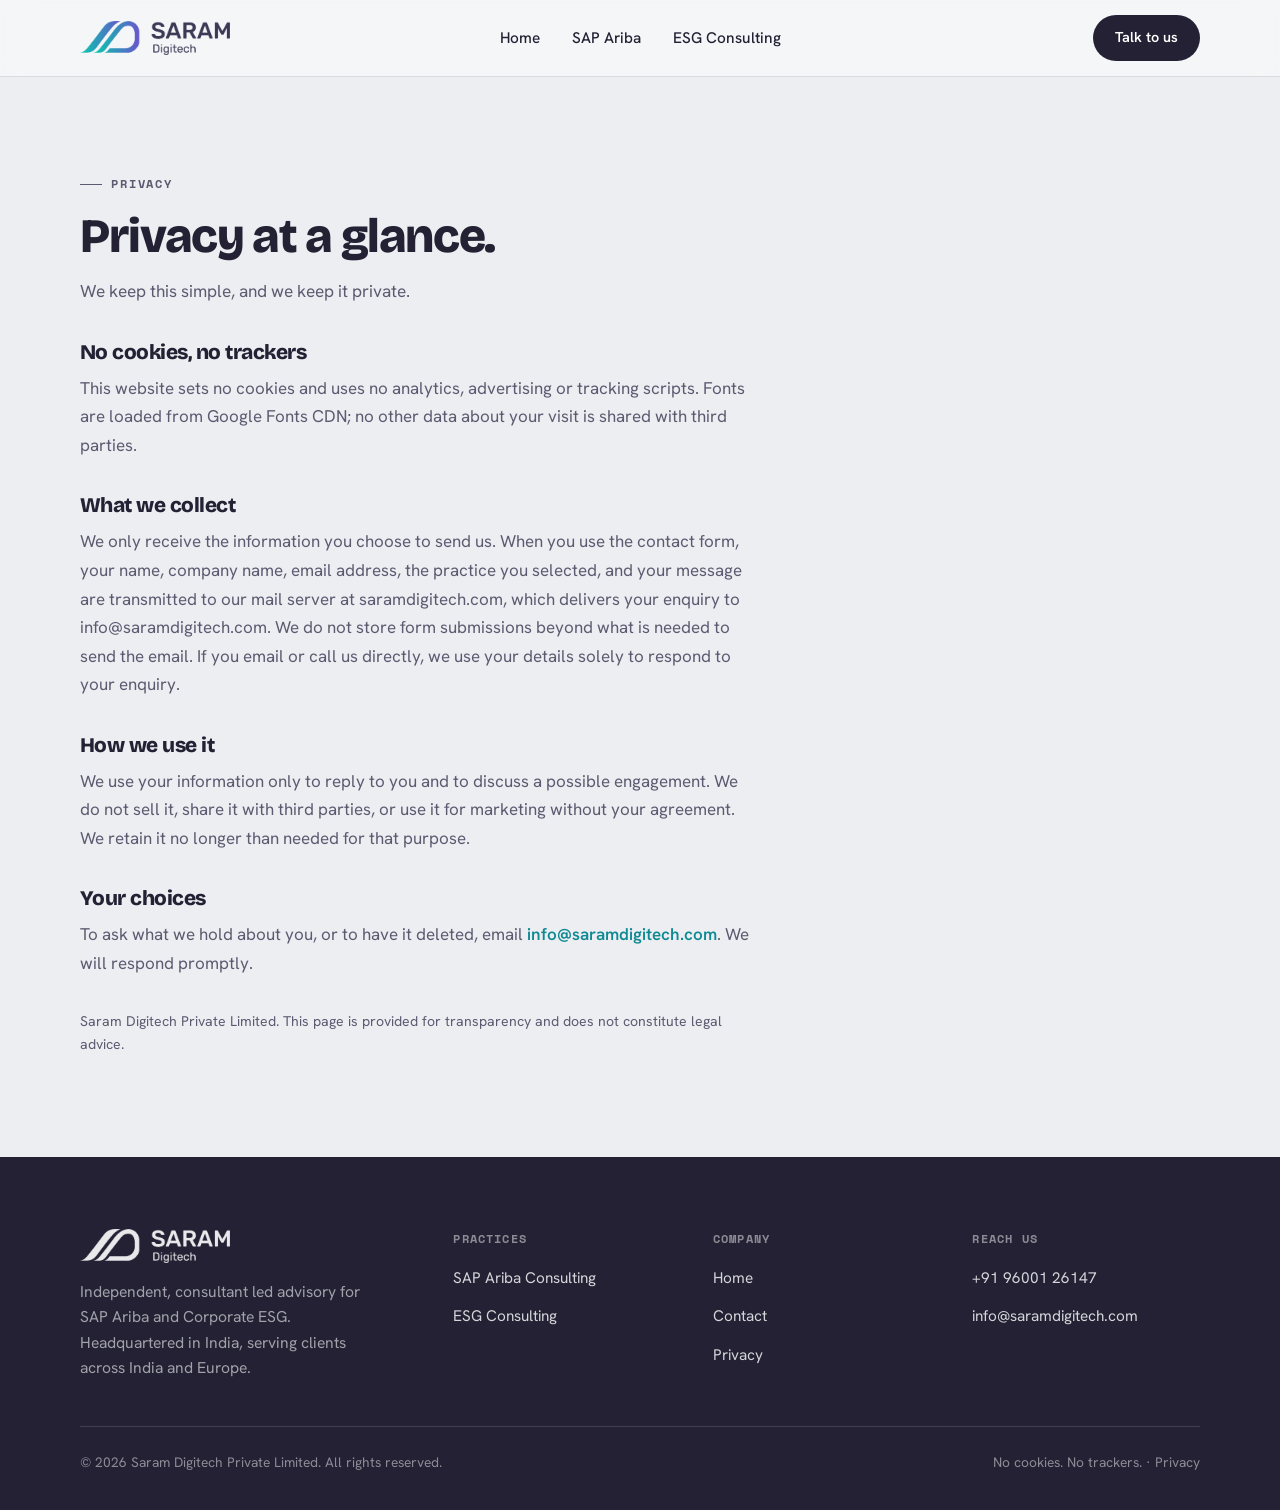
<file: privacy/index.html>
<!DOCTYPE html>
<html lang="en">
<head>
  <meta charset="UTF-8">
  <meta name="viewport" content="width=device-width,initial-scale=1">
  <title>Privacy | Saram Digitech</title>
  <meta name="description" content="Saram Digitech privacy: no cookies, no trackers. How we handle your enquiry details.">
  <link rel="canonical" href="https://saramdigitech.com/privacy/">
  <link rel="icon" href="data:image/svg+xml,%3Csvg xmlns=%22http://www.w3.org/2000/svg%22 viewBox=%220 0 32 32%22%3E%3Cpath d=%22M5 26 L15 7 L15 26 Z%22 fill=%22%2318a3ad%22/%3E%3Cpath d=%22M15 7 L25 26 L15 26 Z%22 fill=%22%235457c4%22/%3E%3C/svg%3E">
  <link rel="preconnect" href="https://fonts.googleapis.com">
  <link rel="preconnect" href="https://fonts.gstatic.com" crossorigin>
  <link href="https://fonts.googleapis.com/css2?family=Bricolage+Grotesque:opsz,wght@12..96,700;12..96,800&family=Hanken+Grotesk:wght@400;500;600;700&family=Space+Mono:wght@400;700&display=swap" rel="stylesheet">
  <link rel="stylesheet" href="../assets/site.css">
</head>
<body>

<!-- NAV -->
<header class="site-nav">
  <div class="inner">
    <a href="../" class="nav-logo">
      <img src="../assets/logo.png" alt="Saram Digitech">
    </a>
    <nav class="desk-nav">
      <a href="../">Home</a>
      <a href="../sap-ariba/">SAP Ariba</a>
      <a href="../esg/">ESG Consulting</a>
    </nav>
    <div class="nav-right">
      <a href="../contact/" class="talk-btn">Talk to us</a>
      <button class="mob-btn" id="mob-tog" aria-label="Menu">
        <svg width="20" height="20" viewBox="0 0 22 22" aria-hidden="true"><path d="M3 6 H19 M3 11 H19 M3 16 H19" stroke="#232133" stroke-width="1.7" stroke-linecap="round"/></svg>
      </button>
    </div>
  </div>
</header>

<!-- MOBILE MENU -->
<div class="mob-nav" id="mob-menu">
  <a href="../">Home</a>
  <a href="../sap-ariba/" class="ariba">SAP Ariba</a>
  <a href="../esg/" class="esg">ESG Consulting</a>
  <a href="../contact/">Contact</a>
</div>

<!-- CONTENT -->
<section class="section" style="background:var(--paper2)">
  <div class="wrap">
    <div style="max-width:68ch">
      <div class="eyebrow"><span class="line"></span>Privacy</div>
      <h1 data-reveal style="margin:18px 0 0;font-family:'Bricolage Grotesque',sans-serif;font-weight:800;letter-spacing:-0.028em;line-height:1.04;font-size:clamp(2rem,4vw,3rem)">Privacy at a glance.</h1>
      <p data-reveal style="margin:16px 0 0;font-size:1.08rem;color:var(--ink2)">We keep this simple, and we keep it private.</p>

      <div data-reveal class="prose" style="margin-top:8px">
        <h2>No cookies, no trackers</h2>
        <p>This website sets no cookies and uses no analytics, advertising or tracking scripts. Fonts are loaded from Google Fonts CDN; no other data about your visit is shared with third parties.</p>

        <h2>What we collect</h2>
        <p>We only receive the information you choose to send us. When you use the contact form, your name, company name, email address, the practice you selected, and your message are transmitted to our mail server at saramdigitech.com, which delivers your enquiry to info@saramdigitech.com. We do not store form submissions beyond what is needed to send the email. If you email or call us directly, we use your details solely to respond to your enquiry.</p>

        <h2>How we use it</h2>
        <p>We use your information only to reply to you and to discuss a possible engagement. We do not sell it, share it with third parties, or use it for marketing without your agreement. We retain it no longer than needed for that purpose.</p>

        <h2>Your choices</h2>
        <p>To ask what we hold about you, or to have it deleted, email <a href="mailto:info@saramdigitech.com">info@saramdigitech.com</a>. We will respond promptly.</p>

        <p style="margin-top:32px;font-size:0.88rem;color:var(--ink2)">Saram Digitech Private Limited. This page is provided for transparency and does not constitute legal advice.</p>
      </div>
    </div>
  </div>
</section>

<!-- FOOTER -->
<footer class="site-footer">
  <div class="wrap">
    <div class="foot-grid" style="grid-template-columns:1.5fr 1fr 1fr 1fr">
      <div>
        <div class="logo"><img src="../assets/logo.png" alt="Saram Digitech"></div>
        <p>Independent, consultant led advisory for SAP Ariba and Corporate ESG. Headquartered in India, serving clients across India and Europe.</p>
      </div>
      <div class="ft-col">
        <h5>Practices</h5>
        <ul>
          <li><a href="../sap-ariba/">SAP Ariba Consulting</a></li>
          <li><a href="../esg/">ESG Consulting</a></li>
        </ul>
      </div>
      <div class="ft-col">
        <h5>Company</h5>
        <ul>
          <li><a href="../">Home</a></li>
          <li><a href="../contact/">Contact</a></li>
          <li><a href="../privacy/">Privacy</a></li>
        </ul>
      </div>
      <div class="ft-col">
        <h5>Reach us</h5>
        <ul>
          <li><a href="tel:+919600126147">+91 96001 26147</a></li>
          <li><a href="mailto:info@saramdigitech.com">info@saramdigitech.com</a></li>
        </ul>
      </div>
    </div>
    <div class="ft-copy">
      <span>&copy; 2026 Saram Digitech Private Limited. All rights reserved.</span>
      <span>No cookies. No trackers. &middot; <a href="../privacy/" style="color:rgba(245,246,248,0.5);text-decoration:none">Privacy</a></span>
    </div>
  </div>
</footer>

<script>
  const tog = document.getElementById('mob-tog');
  const menu = document.getElementById('mob-menu');
  tog.addEventListener('click', () => {
    const open = menu.style.display === 'flex';
    menu.style.display = open ? 'none' : 'flex';
  });
  (function () {
    const root = document.body;
    root.classList.add('reveal-on');
    const reveal = () => {
      document.querySelectorAll('[data-reveal]:not(.in)').forEach(el => {
        const r = el.getBoundingClientRect();
        if (r.top < (window.innerHeight || 800) * 0.9 && r.bottom > 0) el.classList.add('in');
      });
    };
    reveal();
    window.addEventListener('scroll', reveal, { passive: true });
    window.addEventListener('resize', reveal, { passive: true });
    Array.from(document.querySelectorAll('[data-reveal]')).forEach((el, i) =>
      setTimeout(() => el.classList.add('in'), 140 + i * 55));
    setTimeout(() => root.classList.remove('reveal-on'), 2200);
  })();
</script>
</body>
</html>
</file>
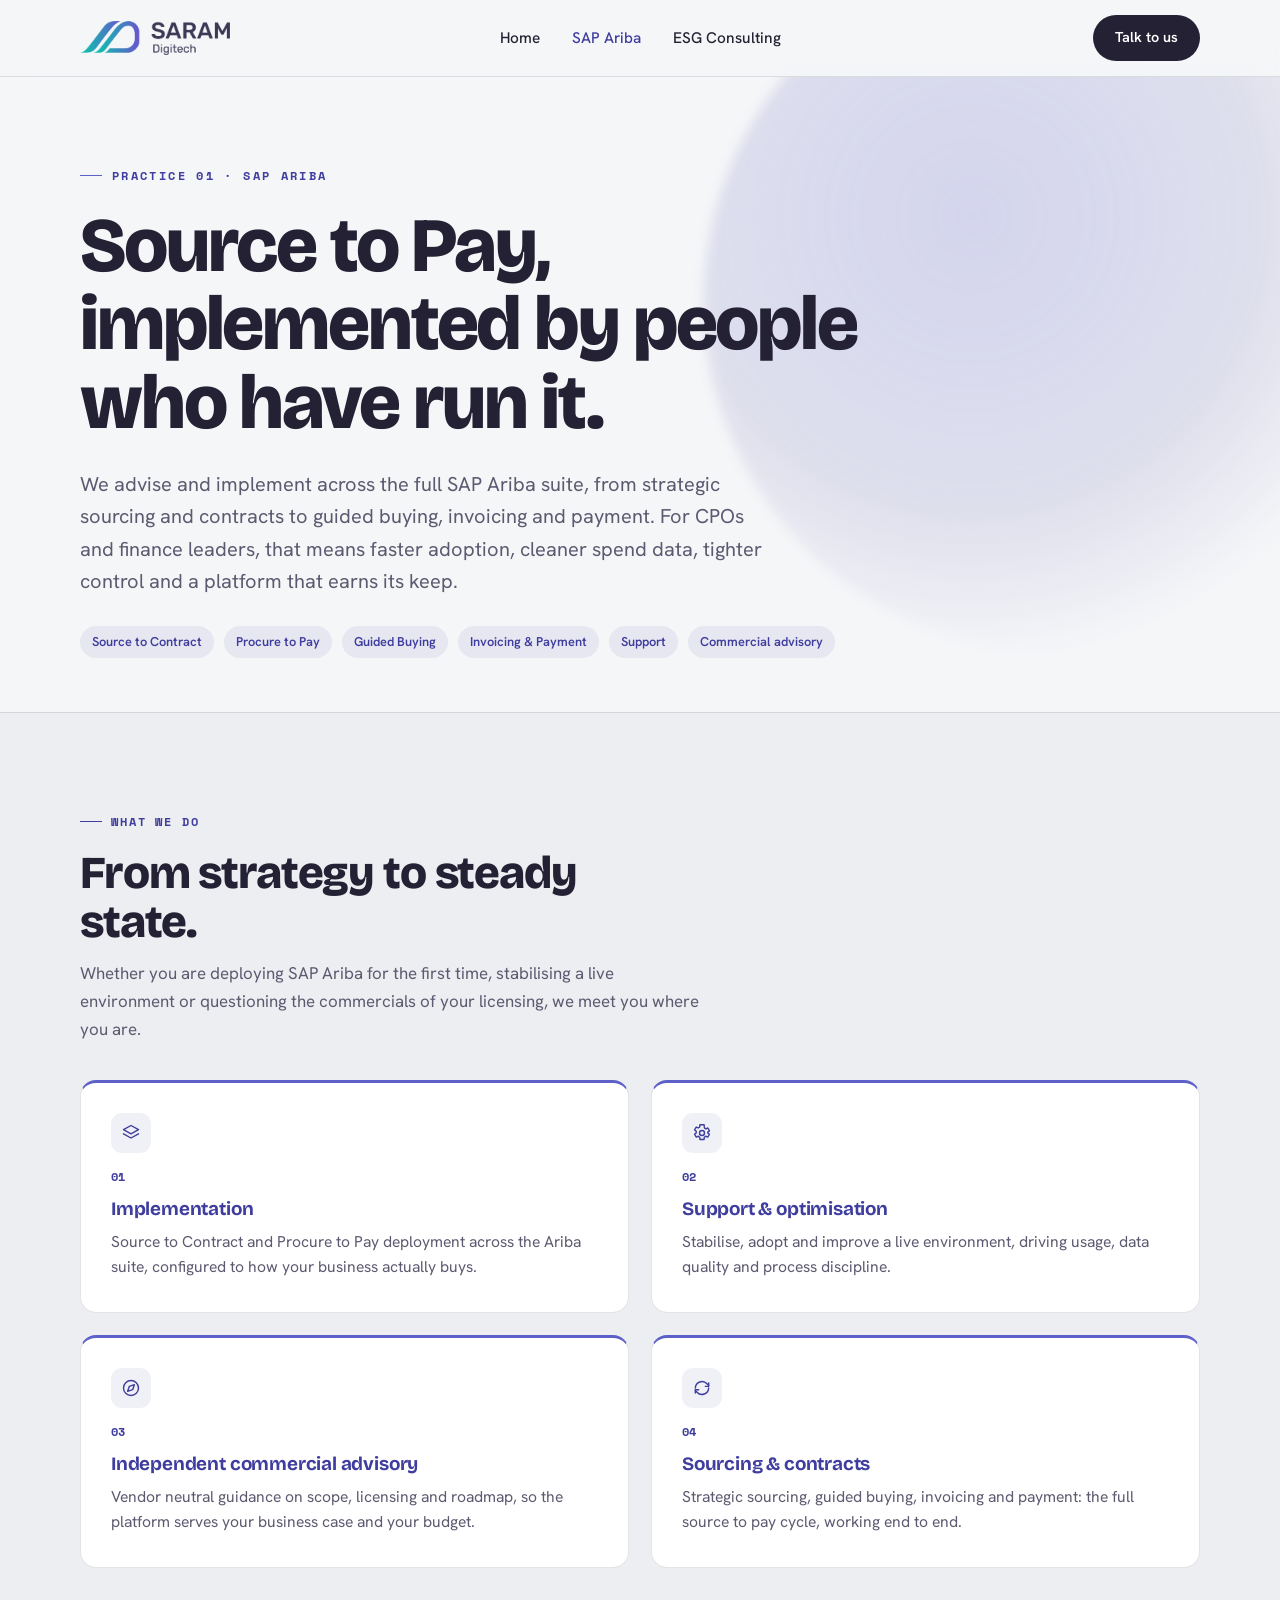
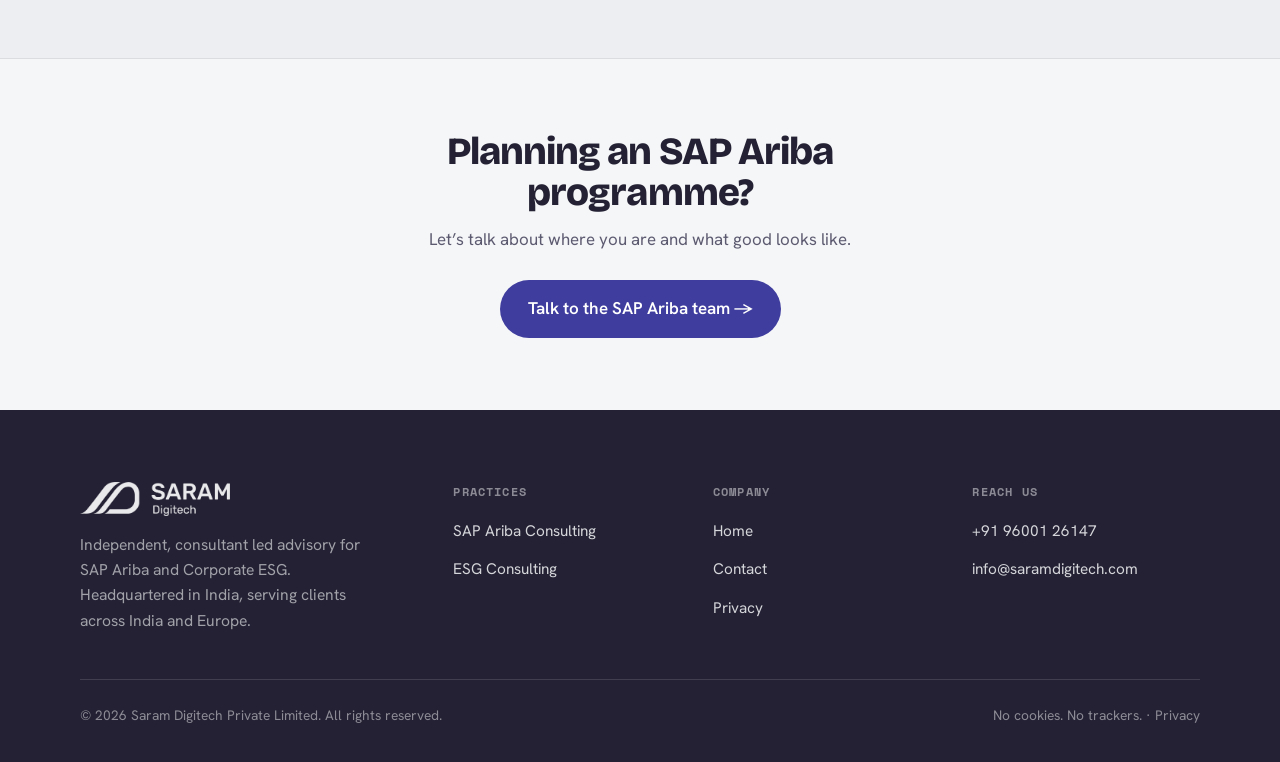
<file: sap-ariba/index.html>
<!DOCTYPE html>
<html lang="en">
<head>
  <meta charset="UTF-8">
  <meta name="viewport" content="width=device-width,initial-scale=1">
  <title>SAP Ariba Consulting | Saram Digitech</title>
  <meta name="description" content="SAP Ariba Source to Pay implementation, support and independent commercial advisory across the full Ariba suite.">
  <link rel="canonical" href="https://saramdigitech.com/sap-ariba/">
  <link rel="icon" href="data:image/svg+xml,%3Csvg xmlns=%22http://www.w3.org/2000/svg%22 viewBox=%220 0 32 32%22%3E%3Cpath d=%22M5 26 L15 7 L15 26 Z%22 fill=%22%2318a3ad%22/%3E%3Cpath d=%22M15 7 L25 26 L15 26 Z%22 fill=%22%235457c4%22/%3E%3C/svg%3E">
  <meta property="og:type" content="website">
  <meta property="og:url" content="https://saramdigitech.com/sap-ariba/">
  <meta property="og:title" content="SAP Ariba Consulting | Saram Digitech">
  <meta property="og:description" content="SAP Ariba Source to Pay implementation, support and independent commercial advisory across the full Ariba suite.">
  <meta property="og:image" content="https://saramdigitech.com/assets/og-cover.png">
  <meta name="twitter:card" content="summary_large_image">
  <link rel="preconnect" href="https://fonts.googleapis.com">
  <link rel="preconnect" href="https://fonts.gstatic.com" crossorigin>
  <link href="https://fonts.googleapis.com/css2?family=Bricolage+Grotesque:opsz,wght@12..96,700;12..96,800&family=Hanken+Grotesk:wght@400;500;600;700&family=Space+Mono:wght@400;700&display=swap" rel="stylesheet">
  <link rel="stylesheet" href="../assets/site.css">
</head>
<body>

<!-- NAV -->
<header class="site-nav">
  <div class="inner">
    <a href="../" class="nav-logo">
      <img src="../assets/logo.png" alt="Saram Digitech">
    </a>
    <nav class="desk-nav">
      <a href="../">Home</a>
      <a href="../sap-ariba/" class="active">SAP Ariba</a>
      <a href="../esg/">ESG Consulting</a>
    </nav>
    <div class="nav-right">
      <a href="../contact/" class="talk-btn">Talk to us</a>
      <button class="mob-btn" id="mob-tog" aria-label="Menu">
        <svg width="20" height="20" viewBox="0 0 22 22" aria-hidden="true"><path d="M3 6 H19 M3 11 H19 M3 16 H19" stroke="#232133" stroke-width="1.7" stroke-linecap="round"/></svg>
      </button>
    </div>
  </div>
</header>

<!-- MOBILE MENU -->
<div class="mob-nav" id="mob-menu">
  <a href="../">Home</a>
  <a href="../sap-ariba/" class="ariba active">SAP Ariba</a>
  <a href="../esg/" class="esg">ESG Consulting</a>
  <a href="../contact/">Contact</a>
</div>

<!-- HERO -->
<section style="position:relative;overflow:hidden">
  <div style="position:absolute;top:-20%;right:-10%;width:55vw;height:55vw;max-width:760px;max-height:760px;border-radius:50%;background:radial-gradient(circle at 38% 38%,rgba(94,96,201,0.22),rgba(63,61,158,0.12) 48%,rgba(245,246,248,0) 72%);filter:blur(6px);animation:heroGlow 18s ease-in-out infinite;pointer-events:none"></div>
  <div class="wrap" style="padding-top:clamp(60px,9vh,108px);padding-bottom:clamp(44px,6vh,64px);position:relative">
    <div data-reveal style="display:inline-flex;align-items:center;gap:10px;font-family:'Space Mono',monospace;font-size:0.74rem;font-weight:700;letter-spacing:0.2em;text-transform:uppercase;color:var(--ariba)">
      <span style="width:22px;height:1px;background:var(--ariba2)"></span>Practice 01 &middot; SAP Ariba
    </div>
    <h1 data-reveal style="margin:22px 0 0;font-family:'Bricolage Grotesque',sans-serif;font-weight:800;letter-spacing:-0.028em;line-height:1.02;font-size:clamp(2.5rem,6.2vw,4.8rem);max-width:18ch">
      Source to Pay, implemented by people who have run it.
    </h1>
    <p data-reveal style="margin:26px 0 0;font-size:clamp(1.05rem,1.6vw,1.25rem);color:var(--ink2);max-width:62ch;line-height:1.62">We advise and implement across the full SAP Ariba suite, from strategic sourcing and contracts to guided buying, invoicing and payment. For CPOs and finance leaders, that means faster adoption, cleaner spend data, tighter control and a platform that earns its keep.</p>
    <div data-reveal style="display:flex;gap:10px;flex-wrap:wrap;margin-top:28px">
      <span class="chip ariba">Source to Contract</span>
      <span class="chip ariba">Procure to Pay</span>
      <span class="chip ariba">Guided Buying</span>
      <span class="chip ariba">Invoicing &amp; Payment</span>
      <span class="chip ariba">Support</span>
      <span class="chip ariba">Commercial advisory</span>
    </div>
  </div>
</section>

<!-- WHAT WE DO (tint) -->
<section class="section" style="background:var(--paper2);border-top:1px solid var(--line)">
  <div class="wrap">
    <div data-reveal style="max-width:62ch">
      <div class="eyebrow ariba"><span class="line"></span>What we do</div>
      <h2 style="margin:18px 0 0;font-size:clamp(2rem,3.6vw,2.85rem)">From strategy to steady state.</h2>
      <p style="margin:14px 0 0;font-size:1.06rem;color:var(--ink2);line-height:1.65">Whether you are deploying SAP Ariba for the first time, stabilising a live environment or questioning the commercials of your licensing, we meet you where you are.</p>
    </div>
    <div data-reveal style="display:grid;grid-template-columns:repeat(2,1fr);gap:22px;margin-top:36px" class="grid2">

      <div class="svc-cell" style="border:1px solid var(--line);border-top:3px solid var(--ariba2);border-radius:16px">
        <div class="svc-icon"><svg viewBox="0 0 24 24" fill="none" stroke="currentColor" stroke-width="1.7" stroke-linecap="round" stroke-linejoin="round" aria-hidden="true"><path d="M12 3l9 5-9 5-9-5z"/><path d="M3 13l9 5 9-5"/></svg></div>
        <div style="font-family:'Space Mono',monospace;font-weight:700;font-size:0.78rem;color:var(--ariba);margin-bottom:12px">01</div>
        <h3 style="color:var(--ariba);margin:0 0 10px">Implementation</h3>
        <p style="margin:0;color:var(--ink2)">Source to Contract and Procure to Pay deployment across the Ariba suite, configured to how your business actually buys.</p>
      </div>

      <div class="svc-cell" style="border:1px solid var(--line);border-top:3px solid var(--ariba2);border-radius:16px">
        <div class="svc-icon"><svg viewBox="0 0 24 24" fill="none" stroke="currentColor" stroke-width="1.7" stroke-linecap="round" stroke-linejoin="round" aria-hidden="true"><circle cx="12" cy="12" r="3"/><path d="M19.1 12a7 7 0 0 0-.1-1l2-1.6-2-3.4-2.4 1a7 7 0 0 0-1.7-1L14.5 2h-5l-.3 2.9a7 7 0 0 0-1.7 1l-2.4-1-2 3.4 2 1.6a7 7 0 0 0 0 2l-2 1.6 2 3.4 2.4-1a7 7 0 0 0 1.7 1l.3 2.9h5l.3-2.9a7 7 0 0 0 1.7-1l2.4 1 2-3.4-2-1.6a7 7 0 0 0 .1-1z"/></svg></div>
        <div style="font-family:'Space Mono',monospace;font-weight:700;font-size:0.78rem;color:var(--ariba);margin-bottom:12px">02</div>
        <h3 style="color:var(--ariba);margin:0 0 10px">Support &amp; optimisation</h3>
        <p style="margin:0;color:var(--ink2)">Stabilise, adopt and improve a live environment, driving usage, data quality and process discipline.</p>
      </div>

      <div class="svc-cell" style="border:1px solid var(--line);border-top:3px solid var(--ariba2);border-radius:16px">
        <div class="svc-icon"><svg viewBox="0 0 24 24" fill="none" stroke="currentColor" stroke-width="1.7" stroke-linecap="round" stroke-linejoin="round" aria-hidden="true"><circle cx="12" cy="12" r="9"/><path d="M16 8l-2 6-6 2 2-6z"/></svg></div>
        <div style="font-family:'Space Mono',monospace;font-weight:700;font-size:0.78rem;color:var(--ariba);margin-bottom:12px">03</div>
        <h3 style="color:var(--ariba);margin:0 0 10px">Independent commercial advisory</h3>
        <p style="margin:0;color:var(--ink2)">Vendor neutral guidance on scope, licensing and roadmap, so the platform serves your business case and your budget.</p>
      </div>

      <div class="svc-cell" style="border:1px solid var(--line);border-top:3px solid var(--ariba2);border-radius:16px">
        <div class="svc-icon"><svg viewBox="0 0 24 24" fill="none" stroke="currentColor" stroke-width="1.7" stroke-linecap="round" stroke-linejoin="round" aria-hidden="true"><path d="M4 12a8 8 0 0 1 14-5l2 2"/><path d="M20 6v4h-4"/><path d="M20 12a8 8 0 0 1-14 5l-2-2"/><path d="M4 18v-4h4"/></svg></div>
        <div style="font-family:'Space Mono',monospace;font-weight:700;font-size:0.78rem;color:var(--ariba);margin-bottom:12px">04</div>
        <h3 style="color:var(--ariba);margin:0 0 10px">Sourcing &amp; contracts</h3>
        <p style="margin:0;color:var(--ink2)">Strategic sourcing, guided buying, invoicing and payment: the full source to pay cycle, working end to end.</p>
      </div>

    </div>
  </div>
</section>

<!-- CTA -->
<section class="section-md" style="background:var(--paper);border-top:1px solid var(--line)">
  <div class="wrap" style="text-align:center">
    <h2 style="font-size:clamp(1.7rem,3.2vw,2.4rem);max-width:22ch;margin:0 auto">Planning an SAP Ariba programme?</h2>
    <p style="margin:14px auto 0;color:var(--ink2);max-width:48ch;font-size:1.06rem;line-height:1.64">Let&rsquo;s talk about where you are and what good looks like.</p>
    <div style="margin-top:26px">
      <a href="../contact/" class="btn-ariba">Talk to the SAP Ariba team &rarr;</a>
    </div>
  </div>
</section>

<!-- FOOTER -->
<footer class="site-footer">
  <div class="wrap">
    <div class="foot-grid" style="grid-template-columns:1.5fr 1fr 1fr 1fr">
      <div>
        <div class="logo"><img src="../assets/logo.png" alt="Saram Digitech"></div>
        <p>Independent, consultant led advisory for SAP Ariba and Corporate ESG. Headquartered in India, serving clients across India and Europe.</p>
      </div>
      <div class="ft-col">
        <h5>Practices</h5>
        <ul>
          <li><a href="../sap-ariba/">SAP Ariba Consulting</a></li>
          <li><a href="../esg/">ESG Consulting</a></li>
        </ul>
      </div>
      <div class="ft-col">
        <h5>Company</h5>
        <ul>
          <li><a href="../">Home</a></li>
          <li><a href="../contact/">Contact</a></li>
          <li><a href="../privacy/">Privacy</a></li>
        </ul>
      </div>
      <div class="ft-col">
        <h5>Reach us</h5>
        <ul>
          <li><a href="tel:+919600126147">+91 96001 26147</a></li>
          <li><a href="mailto:info@saramdigitech.com">info@saramdigitech.com</a></li>
        </ul>
      </div>
    </div>
    <div class="ft-copy">
      <span>&copy; 2026 Saram Digitech Private Limited. All rights reserved.</span>
      <span>No cookies. No trackers. &middot; <a href="../privacy/" style="color:rgba(245,246,248,0.5);text-decoration:none">Privacy</a></span>
    </div>
  </div>
</footer>

<script>
  const tog = document.getElementById('mob-tog');
  const menu = document.getElementById('mob-menu');
  tog.addEventListener('click', () => {
    const open = menu.style.display === 'flex';
    menu.style.display = open ? 'none' : 'flex';
  });
  (function () {
    const root = document.body;
    root.classList.add('reveal-on');
    const reveal = () => {
      document.querySelectorAll('[data-reveal]:not(.in)').forEach(el => {
        const r = el.getBoundingClientRect();
        if (r.top < (window.innerHeight || 800) * 0.9 && r.bottom > 0) el.classList.add('in');
      });
    };
    reveal();
    window.addEventListener('scroll', reveal, { passive: true });
    window.addEventListener('resize', reveal, { passive: true });
    Array.from(document.querySelectorAll('[data-reveal]')).forEach((el, i) =>
      setTimeout(() => el.classList.add('in'), 140 + i * 55));
    setTimeout(() => root.classList.remove('reveal-on'), 2200);
  })();
</script>
</body>
</html>
</file>
<file: assets/site.css>
/* ============================================================
   Saram Digitech — site.css
   ============================================================ */

/* ── Reset / base ───────────────────────────────────────────── */
*, *::before, *::after { box-sizing: border-box; }
html { scroll-behavior: smooth; }
body { margin: 0; }
::selection { background: #232133; color: #F5F6F8; }

/* ── Design tokens ──────────────────────────────────────────── */
:root {
  --paper:     #F5F6F8;
  --paper2:    #ECEEF2;
  --teal-tint: #EAF3F4;
  --panel:     #FFFFFF;
  --ink:       #232133;
  --ink2:      #5C5A70;
  --line:      rgba(35,33,51,0.12);
  --ariba:     #3F3D9E;
  --ariba2:    #5E60C9;
  --esg:       #0F8A93;
  --esg2:      #23A8B6;
  --nav-h:     76px;
}

/* ── Body ───────────────────────────────────────────────────── */
body {
  background: var(--paper);
  color: var(--ink);
  font-family: 'Hanken Grotesk', system-ui, sans-serif;
  font-size: 17px;
  line-height: 1.62;
  -webkit-font-smoothing: antialiased;
  padding-top: var(--nav-h);
  overflow-x: clip;
}

/* ── Animations ─────────────────────────────────────────────── */
@keyframes revUp {
  from { opacity: 0; transform: translateY(22px); }
  to   { opacity: 1; transform: none; }
}
.reveal-on [data-reveal]:not(.in) { opacity: 0; transform: translateY(22px); }
.reveal-on [data-reveal].in { animation: revUp .85s cubic-bezier(.2,.7,.2,1) both; }

@keyframes heroGlow {
  0%   { transform: translate(0,0) scale(1); }
  50%  { transform: translate(4%,3%) scale(1.12); }
  100% { transform: translate(0,0) scale(1); }
}

@media (prefers-reduced-motion: reduce) {
  [data-reveal] { opacity: 1 !important; animation: none !important; }
  * { animation-duration: 0.01ms !important; }
}

/* ── Layout ─────────────────────────────────────────────────── */
.wrap { max-width: 1200px; margin: 0 auto; padding: 0 clamp(20px,5vw,40px); }

/* ── Navigation ─────────────────────────────────────────────── */
.site-nav {
  position: fixed; top: 0; left: 0; right: 0; width: 100%;
  z-index: 60;
  background: rgba(245,246,248,0.82);
  backdrop-filter: blur(14px); -webkit-backdrop-filter: blur(14px);
  border-bottom: 1px solid var(--line);
}
.site-nav .inner {
  max-width: 1200px; margin: 0 auto;
  padding: 0 clamp(20px,5vw,40px);
  height: var(--nav-h);
  display: grid; grid-template-columns: 1fr auto 1fr; align-items: center;
}
.nav-logo { display: flex; align-items: center; text-decoration: none; }
.nav-logo img { height: 34px; width: auto; display: block; }

.desk-nav { display: flex; align-items: center; gap: 32px; justify-content: center; }
.desk-nav a {
  text-decoration: none; color: var(--ink);
  font-weight: 500; font-size: 0.96rem;
  transition: color .2s;
}
.desk-nav a:hover, .desk-nav a.active { color: var(--ariba); }

.nav-right {
  display: flex; align-items: center; justify-content: flex-end; gap: 14px;
}
.nav-right .talk-btn {
  background: var(--ink); color: #fff !important;
  font-weight: 600; font-size: 0.9rem;
  padding: 11px 22px; border-radius: 100px;
  text-decoration: none;
  transition: transform .25s, box-shadow .25s;
}
.nav-right .talk-btn:hover {
  transform: translateY(-2px);
  box-shadow: 0 10px 26px rgba(35,33,51,0.24);
}
.nav-right .talk-btn.active { background: var(--ariba); }

/* Mobile menu */
.mob-btn {
  display: none; align-items: center; justify-content: center;
  width: 44px; height: 44px;
  border: 1px solid var(--line); border-radius: 11px;
  background: transparent; cursor: pointer;
}
.mob-nav {
  display: none; flex-direction: column; gap: 6px;
  position: fixed; inset: var(--nav-h) 0 0 0;
  z-index: 55; background: var(--paper);
  padding: 28px clamp(20px,5vw,40px);
  overflow-y: auto;
}
.mob-nav a {
  text-decoration: none; color: var(--ink);
  font-family: 'Bricolage Grotesque', sans-serif;
  font-weight: 700; font-size: 1.5rem;
  padding: 14px 0; border-bottom: 1px solid var(--line);
}
.mob-nav a.ariba { color: var(--ariba); border-bottom: none; padding: 14px 0 6px; }
.mob-nav a.esg   { color: var(--esg); border-bottom: 1px solid var(--line); padding: 6px 0 14px; }
.mob-nav a.active { opacity: 0.5; pointer-events: none; }

/* ── Eyebrow label ──────────────────────────────────────────── */
.eyebrow {
  display: inline-flex; align-items: center; gap: 9px;
  font-family: 'Space Mono', monospace;
  font-size: 0.72rem; font-weight: 700;
  letter-spacing: 0.16em; text-transform: uppercase;
  color: var(--ink2);
}
.eyebrow .line { width: 22px; height: 1px; background: currentColor; flex: none; }
.eyebrow.ariba { color: var(--ariba); }
.eyebrow.esg   { color: var(--esg); }
.eyebrow.esg2  { color: var(--esg2); }

/* ── Section padding ────────────────────────────────────────── */
.section { padding: clamp(64px,10vh,116px) 0; }
.section-md { padding: clamp(56px,8vh,92px) 0; }

/* ── Buttons ────────────────────────────────────────────────── */
.btn-dark {
  display: inline-block; text-decoration: none;
  background: var(--ink); color: #fff;
  font-weight: 600; padding: 15px 28px;
  border-radius: 100px;
  transition: transform .25s, box-shadow .25s;
}
.btn-dark:hover { transform: translateY(-2px); box-shadow: 0 12px 30px rgba(35,33,51,0.24); }

.btn-ariba {
  display: inline-block; text-decoration: none;
  background: var(--ariba); color: #fff;
  font-weight: 600; padding: 15px 28px; border-radius: 100px;
  transition: transform .25s, box-shadow .25s;
}
.btn-ariba:hover { transform: translateY(-2px); box-shadow: 0 12px 30px rgba(63,61,158,0.3); }

.btn-esg {
  display: inline-block; text-decoration: none;
  background: var(--esg); color: #fff;
  font-weight: 600; padding: 15px 28px; border-radius: 100px;
  transition: transform .25s, box-shadow .25s;
}
.btn-esg:hover { transform: translateY(-2px); box-shadow: 0 12px 30px rgba(15,138,147,0.3); }

.btn-ghost {
  display: inline-block; text-decoration: none;
  border: 1px solid rgba(255,255,255,0.3); color: #fff;
  font-weight: 600; padding: 15px 28px; border-radius: 100px;
  transition: border-color .25s;
}
.btn-ghost:hover { border-color: rgba(255,255,255,0.7); }

/* ── Typography ─────────────────────────────────────────────── */
h1, h2, h3, h4 {
  font-family: 'Bricolage Grotesque', sans-serif;
  font-weight: 800; letter-spacing: -0.025em; line-height: 1.06;
}
.grad-text {
  background: linear-gradient(120deg, #23A8B6, #5E60C9);
  -webkit-background-clip: text; background-clip: text;
  -webkit-text-fill-color: transparent; color: transparent;
}

/* ── Practice cards ─────────────────────────────────────────── */
.pcard {
  position: relative; display: flex; flex-direction: column;
  background: #fff; border: 1px solid var(--line);
  border-radius: 22px; padding: 34px 32px 30px;
  overflow: hidden;
  transition: transform .3s, box-shadow .3s;
}
.pcard:hover { transform: translateY(-5px); }
.pcard.ariba:hover { box-shadow: 0 22px 50px rgba(63,61,158,0.16); }
.pcard.esg:hover   { box-shadow: 0 22px 50px rgba(15,138,147,0.16); }
.pcard .top-strip {
  position: absolute; top: 0; left: 0; right: 0; height: 4px;
}
.pcard.ariba .top-strip { background: linear-gradient(90deg, var(--ariba), var(--ariba2)); }
.pcard.esg   .top-strip { background: linear-gradient(90deg, var(--esg), var(--esg2)); }
.pcard .div-label {
  font-family: 'Space Mono', monospace;
  font-size: 0.72rem; font-weight: 700;
  letter-spacing: 0.16em; text-transform: uppercase;
}
.pcard.ariba .div-label { color: var(--ariba); }
.pcard.esg   .div-label { color: var(--esg); }
.pcard h3 { margin: 13px 0 0; font-size: 1.7rem; font-weight: 700; letter-spacing: -0.02em; }
.pcard .tagline { margin: 11px 0 0; font-style: italic; font-size: 1.18rem; line-height: 1.4; }
.pcard.ariba .tagline { color: var(--ariba); }
.pcard.esg   .tagline { color: var(--esg); }
.pcard p { margin: 14px 0 0; color: var(--ink2); font-size: 0.98rem; }
.pcard .chips { display: flex; flex-wrap: wrap; gap: 8px; margin-top: 20px; }
.pcard .explore-link {
  margin-top: 24px; font-weight: 600;
  display: inline-flex; align-items: center; gap: 8px; text-decoration: none;
}
.pcard.ariba .explore-link { color: var(--ariba); }
.pcard.esg   .explore-link { color: var(--esg); }

/* ── Chips ──────────────────────────────────────────────────── */
.chips { display: flex; flex-wrap: wrap; gap: 8px; }
.chip {
  font-size: 0.8rem; font-weight: 600;
  padding: 6px 12px; border-radius: 100px;
  background: rgba(35,33,51,0.06); color: var(--ink);
}
.chip.ariba { color: var(--ariba); background: rgba(63,61,158,0.08); }
.chip.esg   { color: var(--esg);   background: rgba(15,138,147,0.09); }

/* ── Service cells (SAP Ariba page) ────────────────────────── */
.svc-cell {
  background: #fff; padding: 30px 30px 32px;
  transition: background .3s;
}
.svc-cell:hover { background: #FAFAFC; }
.svc-cell h3 { margin: 0; font-size: 1.18rem; font-weight: 700; letter-spacing: -0.01em; }
.svc-cell p { margin: 9px 0 0; color: var(--ink2); font-size: 0.98rem; }

/* ── Dark bridge section ────────────────────────────────────── */
.bridge {
  background: var(--ink); color: var(--paper);
  padding: clamp(70px,11vh,124px) 0; position: relative; overflow: hidden;
}
.bridge-bg {
  position: absolute; inset: 0; pointer-events: none;
  background:
    radial-gradient(circle at 85% 15%, rgba(94,96,201,0.22), transparent 55%),
    radial-gradient(circle at 10% 90%, rgba(35,168,182,0.18), transparent 55%);
}
.bridge-grid { display: grid; grid-template-columns: 0.95fr 1.05fr; gap: 64px; align-items: center; }
.bridge-point {
  display: flex; gap: 16px; align-items: flex-start;
  padding: 20px 22px;
  background: rgba(255,255,255,0.05);
  border: 1px solid rgba(255,255,255,0.1); border-radius: 14px;
}
.bridge-point .n {
  font-family: 'Space Mono', monospace; font-size: 0.8rem; font-weight: 700;
  color: var(--esg2); margin-top: 2px; flex: none;
}
.bridge-point b { display: block; font-size: 1.04rem; font-weight: 700; color: #fff; }
.bridge-point span { display: block; margin-top: 4px; color: rgba(245,246,248,0.65); font-size: 0.92rem; line-height: 1.55; }

/* ── Engagement steps ───────────────────────────────────────── */
.step-row { display: grid; grid-template-columns: repeat(3,1fr); gap: 34px; }
.step-num {
  font-family: 'Bricolage Grotesque', sans-serif;
  font-weight: 800; font-size: 3rem; line-height: 1;
  background: linear-gradient(120deg, #23A8B6, #5E60C9);
  -webkit-background-clip: text; background-clip: text;
  -webkit-text-fill-color: transparent;
}
.step h3 { margin: 14px 0 0; font-size: 1.45rem; font-weight: 700; letter-spacing: -0.015em; }
.step .sub {
  margin: 5px 0 0; font-family: 'Space Mono', monospace;
  font-size: 0.78rem; font-weight: 700; letter-spacing: 0.06em;
  text-transform: uppercase; color: var(--esg2);
}
.step p { margin: 14px 0 0; color: var(--ink2); font-size: 1rem; line-height: 1.6; }

/* ── Quote block ────────────────────────────────────────────── */
.quote {
  margin: 0; padding: 24px 28px;
  background: #fff; border: 1px solid var(--line);
  border-left: 3px solid var(--esg2); border-radius: 14px;
  font-style: italic; font-size: 1.12rem; color: var(--ink); line-height: 1.6;
}
.qby {
  margin: 12px 0 0;
  font-family: 'Space Mono', monospace;
  font-size: 0.74rem; font-weight: 700;
  letter-spacing: 0.06em; text-transform: uppercase; color: var(--esg);
}

/* ── Contact form ───────────────────────────────────────────── */
.cf-wrap {
  background: #fff; border: 1px solid var(--line);
  border-radius: 22px; padding: clamp(26px,4vw,40px);
}
.form-row { display: grid; grid-template-columns: 1fr 1fr; gap: 18px; }
.cf-wrap label { display: flex; flex-direction: column; gap: 7px; }
.cf-wrap label span { font-size: 0.82rem; font-weight: 600; color: var(--ink2); }
.cf-wrap input,
.cf-wrap select,
.cf-wrap textarea {
  font-family: inherit; font-size: 1rem;
  padding: 13px 15px; border: 1px solid var(--line);
  border-radius: 11px; background: var(--paper); color: var(--ink);
  outline: none; transition: border-color .2s; width: 100%;
}
.cf-wrap input:focus,
.cf-wrap select:focus,
.cf-wrap textarea:focus { border-color: var(--ariba); }
.cf-wrap textarea { resize: vertical; }
.cf-success {
  min-height: 320px; display: none; flex-direction: column;
  align-items: flex-start; justify-content: center;
}
.cf-success h3 { margin: 20px 0 0; font-size: 1.5rem; font-weight: 700; letter-spacing: -0.02em; }
.cf-success p { margin: 10px 0 0; color: var(--ink2); }
.cf-err { display: none; color: #c0392b; font-size: 0.875rem; }

/* ── Contact info ───────────────────────────────────────────── */
.cinfo-item { display: flex; align-items: center; gap: 14px; text-decoration: none; color: var(--ink); }
.cinfo-icon {
  display: flex; align-items: center; justify-content: center;
  width: 44px; height: 44px; border-radius: 12px;
  background: #fff; border: 1px solid var(--line); flex: none;
}
.cinfo-label {
  display: block; font-family: 'Space Mono', monospace;
  font-size: 0.72rem; color: var(--ink2); font-weight: 700; letter-spacing: 0.06em;
  text-transform: uppercase;
}
.cinfo-val { display: block; font-weight: 700; font-size: 1.06rem; }

/* ── Footer ─────────────────────────────────────────────────── */
.site-footer { background: var(--ink); color: var(--paper); padding: clamp(56px,8vh,84px) 0 36px; }
.foot-grid { display: grid; grid-template-columns: 1.5fr 1fr 1fr 1fr; gap: 32px; }
.site-footer .logo img { height: 34px; width: auto; display: block; filter: brightness(0) invert(1); opacity: 0.9; }
.site-footer p { margin: 16px 0 0; color: rgba(245,246,248,0.6); max-width: 34ch; font-size: 0.98rem; }
.ft-col h5 {
  margin: 0; font-family: 'Space Mono', monospace;
  font-size: 0.74rem; font-weight: 700; letter-spacing: 0.1em;
  text-transform: uppercase; color: rgba(245,246,248,0.5);
}
.ft-col ul { list-style: none; margin: 16px 0 0; padding: 0; display: flex; flex-direction: column; gap: 11px; }
.ft-col a { text-decoration: none; color: rgba(245,246,248,0.85); font-size: 0.96rem; transition: color .2s; }
.ft-col a:hover { color: #fff; }
.ft-copy {
  margin-top: 46px; padding-top: 24px;
  border-top: 1px solid rgba(245,246,248,0.14);
  display: flex; flex-wrap: wrap; gap: 10px; justify-content: space-between;
  color: rgba(245,246,248,0.5); font-size: 0.86rem;
}

/* ── Framework / standards bar ─────────────────────────────── */
.frame-bar { background: #fff; border-bottom: 1px solid var(--line); padding: 13px 0; }
.frame-bar .wrap { display: flex; align-items: center; gap: 10px; flex-wrap: wrap; }
.frame-lbl {
  font-family: 'Space Mono', monospace;
  font-size: 0.7rem; font-weight: 700; letter-spacing: 0.12em; text-transform: uppercase;
  color: var(--ink2); white-space: nowrap;
  padding-right: 10px; border-right: 1px solid var(--line); margin-right: 2px;
}
.fchip {
  display: inline-flex; align-items: center; gap: 4px;
  font-size: 0.77rem; font-weight: 600;
  padding: 4px 10px; border-radius: 100px;
  background: rgba(35,33,51,0.05); color: var(--ink);
}
.fchip svg { width: 13px; height: 13px; color: var(--esg); flex: none; }

/* ── Practice card icon ─────────────────────────────────────── */
.picon {
  display: flex; align-items: center; justify-content: center;
  width: 44px; height: 44px; border-radius: 14px; margin-bottom: 16px;
}
.pcard.ariba .picon { background: rgba(63,61,158,0.1); color: var(--ariba); }
.pcard.esg   .picon { background: rgba(15,138,147,0.1); color: var(--esg); }
.picon svg { width: 22px; height: 22px; }

/* ── Engagement step icon ───────────────────────────────────── */
.sico {
  display: flex; align-items: center; justify-content: center;
  width: 44px; height: 44px; border-radius: 14px;
  background: rgba(255,255,255,0.08); border: 1px solid rgba(255,255,255,0.12);
  color: var(--esg2); margin-bottom: 16px;
}
.sico svg { width: 21px; height: 21px; }

/* ── Service cell icon (SAP Ariba) ──────────────────────────── */
.svc-icon {
  display: flex; align-items: center; justify-content: center;
  width: 40px; height: 40px; border-radius: 11px;
  background: rgba(63,61,158,0.08); color: var(--ariba); margin-bottom: 14px;
}
.svc-icon svg { width: 20px; height: 20px; }

/* ── Bridge-point icon (ESG) ────────────────────────────────── */
.bp-icon {
  display: flex; align-items: center; justify-content: center;
  width: 38px; height: 38px; border-radius: 10px; flex: none;
  background: rgba(35,168,182,0.15); color: var(--esg2);
}
.bp-icon svg { width: 19px; height: 19px; }

/* ── Prose (privacy page) ───────────────────────────────────── */
.prose h2 { font-size: 1.3rem; margin: 36px 0 8px; }
.prose p  { margin: 10px 0; color: var(--ink2); line-height: 1.68; }
.prose a  { color: var(--esg); font-weight: 600; text-decoration: none; }
.prose a:hover { text-decoration: underline; }

/* ── Two-col layout ─────────────────────────────────────────── */
.divhead { display: grid; grid-template-columns: 0.92fr 1.08fr; gap: 54px; align-items: start; }

/* ── Responsive ─────────────────────────────────────────────── */
@media (max-width: 880px) {
  .desk-nav { display: none; }
  .mob-btn { display: flex; }
  .site-nav .inner { grid-template-columns: 1fr auto; }
  .grid2 { grid-template-columns: 1fr !important; }
  .divhead { grid-template-columns: 1fr !important; gap: 28px !important; }
  .contact-grid { grid-template-columns: 1fr !important; }
  .bridge-grid { grid-template-columns: 1fr !important; gap: 32px !important; }
  .form-row { grid-template-columns: 1fr; }
}
@media (max-width: 820px) {
  .step-row { grid-template-columns: 1fr !important; }
}
@media (max-width: 760px) {
  .foot-grid { grid-template-columns: 1fr 1fr !important; gap: 36px 24px !important; }
}
</file>
